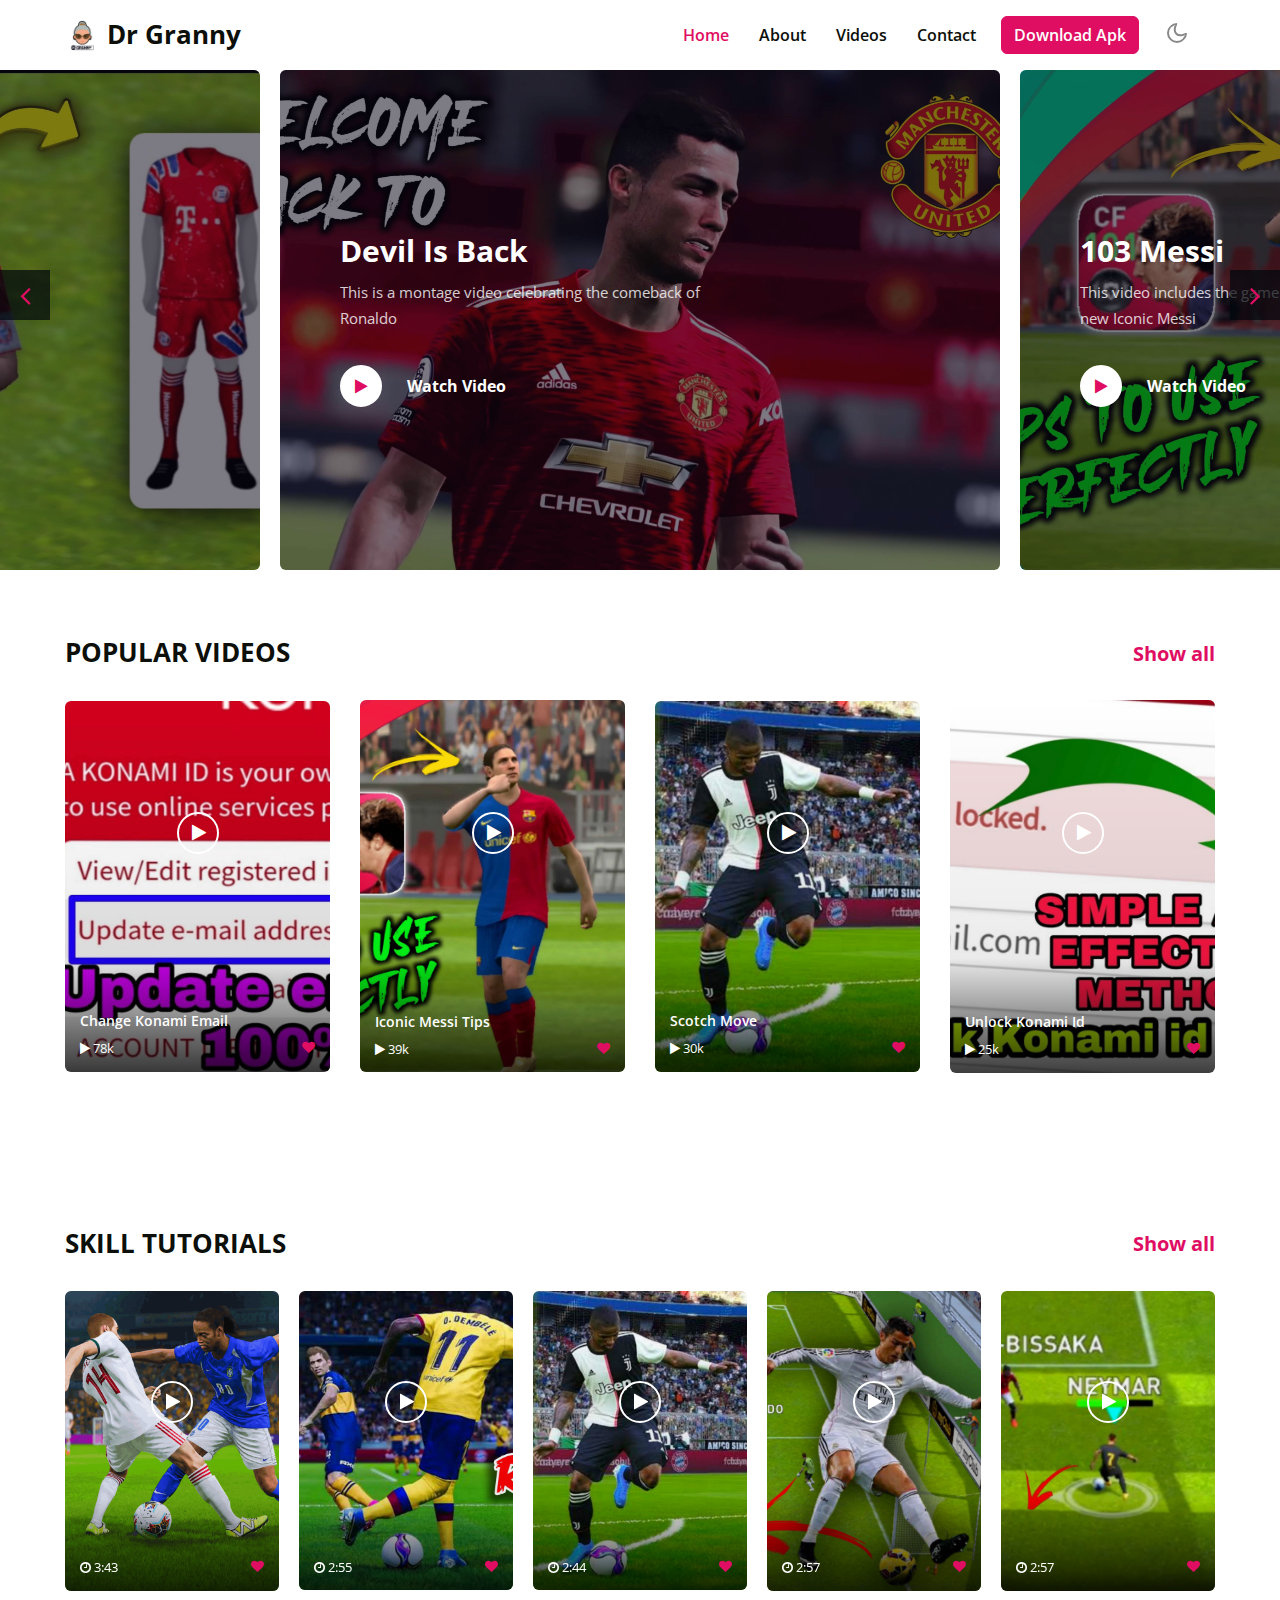
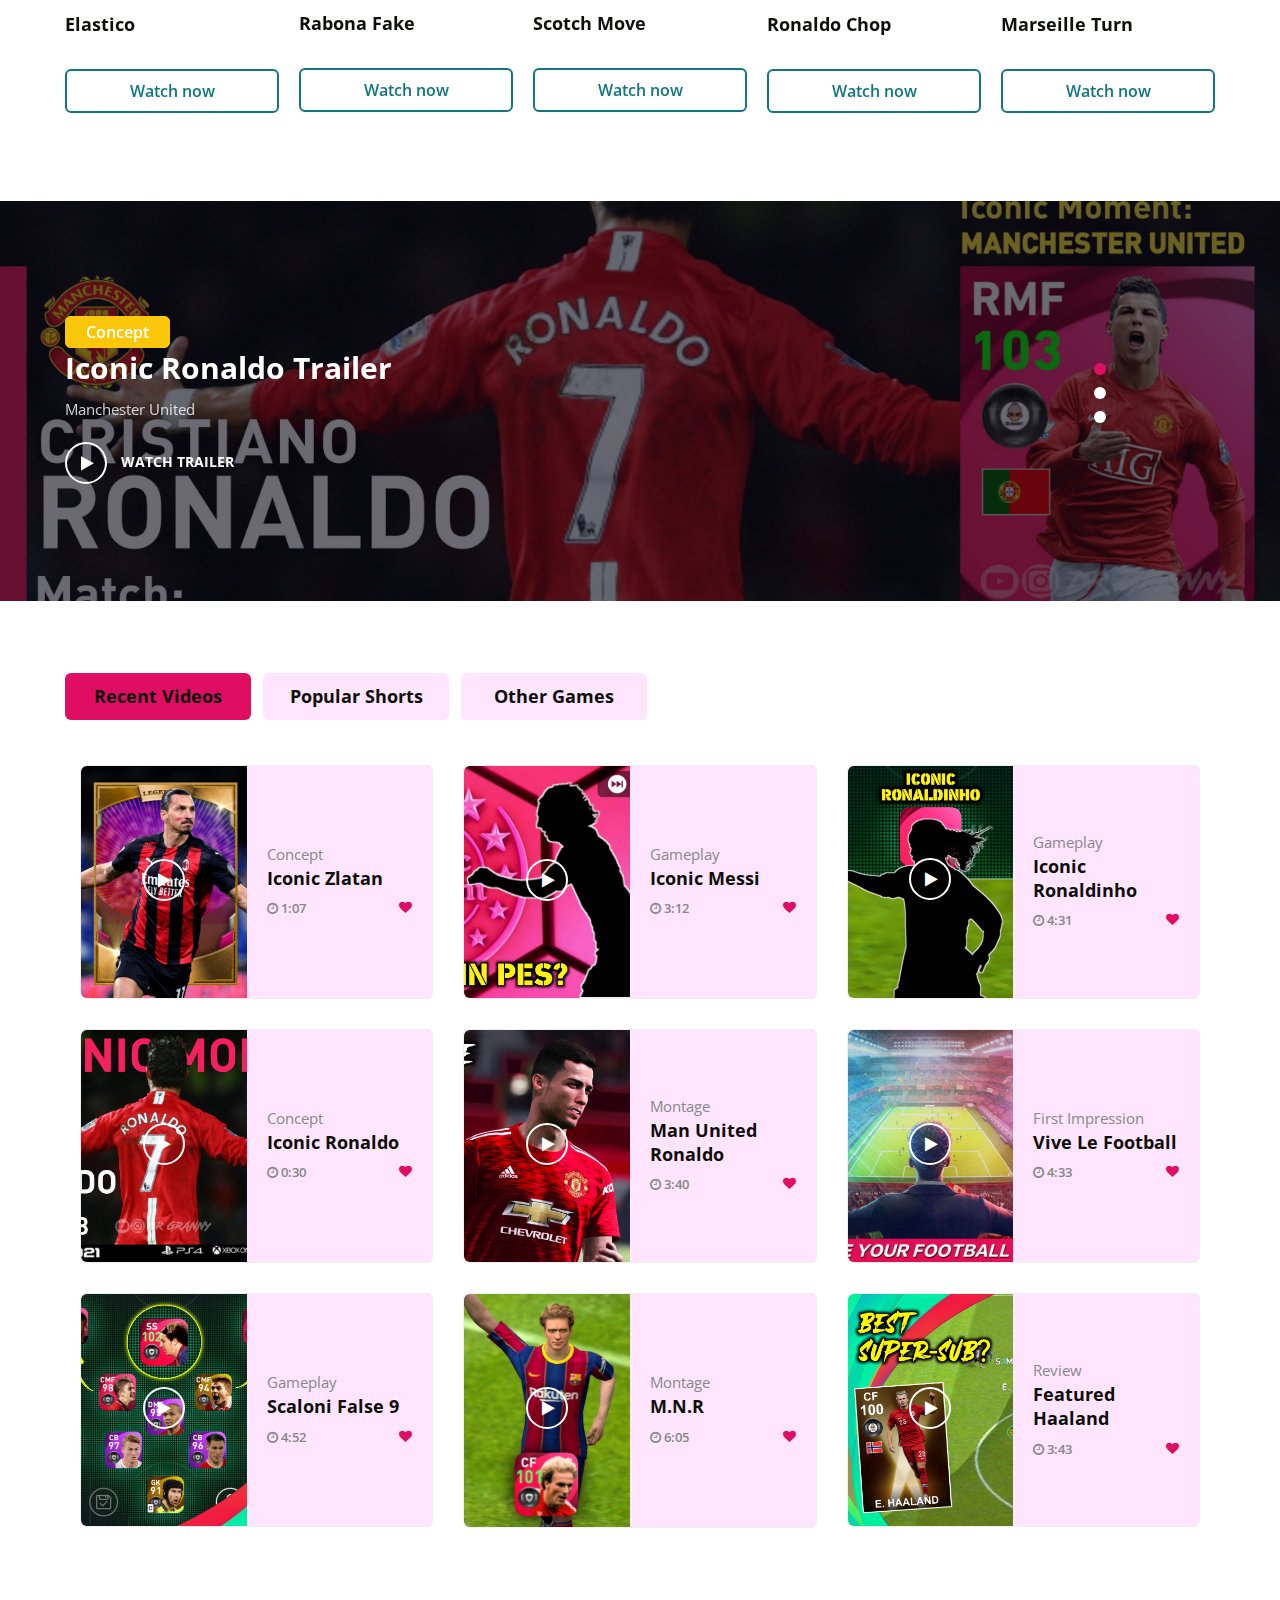
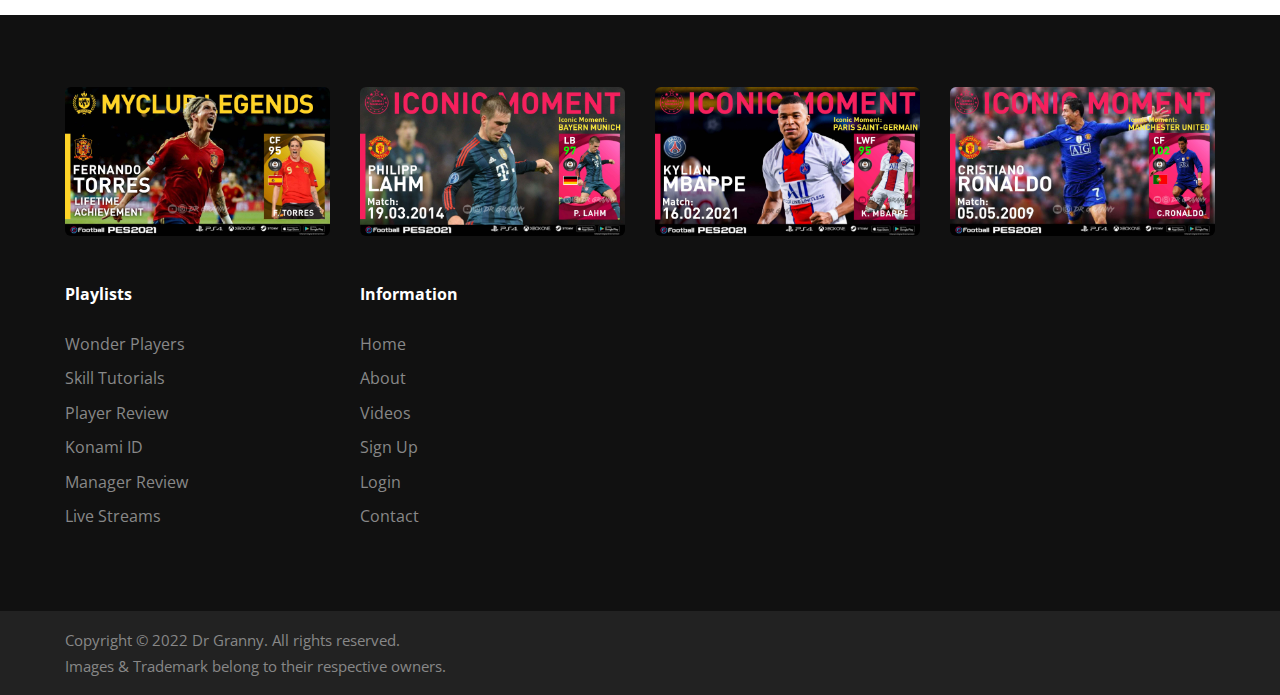
<file: index.html>
<!doctype html>
<html lang="zxx">

<head>
	<!-- Required meta tags -->
	<meta charset="utf-8">
	<meta name="viewport" content="width=device-width, initial-scale=1, shrink-to-fit=no">
	<meta name="theme-color" content="black">

	<title>DR GRANNY | HOME </title>
	<link rel="icon" href="./assets/images/icon.png" type="image/gif" sizes="16x16">
	
	<link rel="stylesheet" href="assets/css/style-liberty.css">
	
	<link href="//fonts.googleapis.com/css2?family=Open+Sans:ital,wght@0,300;0,400;0,600;0,700;1,600&display=swap"
		rel="stylesheet">

	<link rel="manifest" href="./manifest.json">
	
</head>

<body>
	<script src="./script.js"></script>
	<!-- header -->
	<header id="site-header" class="drg-header fixed-top">
		<!--/nav-->
		<nav class="navbar navbar-expand-lg navbar-light fill px-lg-0 py-0 px-3">
			<div class="container">
						<a class="navbar-brand" href="https://drgrannypes.blogspot.com">
							<img src="./assets/images/icon.png" alt="Your logo" title="Your logo" style="height:35px;" />       Dr Granny
						</a>
				<button class="navbar-toggler collapsed" type="button" data-toggle="collapse"
					data-target="#navbarSupportedContent" aria-controls="navbarSupportedContent" aria-expanded="false"
					aria-label="Toggle navigation">
					<!-- <span class="navbar-toggler-icon"></span> -->
					<span class="fa icon-expand fa-bars"></span>
					<span class="fa icon-close fa-times"></span>
				</button>

				<div class="collapse navbar-collapse" id="navbarSupportedContent">
					<ul class="navbar-nav ml-auto">
						<li class="nav-item">
							<a class="nav-link active" href="index.html">Home</a>
						</li>
						<li class="nav-item">
							<a class="nav-link" href="about.html">About</a>
						</li>
						<li class="nav-item">
							<a class="nav-link" href="genre.html">Videos</a>
						</li>
						<li class="nav-item">
							<a class="nav-link" href="contact.html">Contact</a>
						</li>
					</ul>

					
					<div class="search-right">
						<a href="assets/Dr Granny.apk" class="btn search-hny mr-lg-3 mt-lg-0 mt-4" download title="search">Download Apk</a>
					</div>


				</div>
				<!-- toggle switch for light and dark theme -->
				<div class="mobile-position">
					<nav class="navigation">
						<div class="theme-switch-wrapper">
							<label class="theme-switch" for="checkbox">
								<input type="checkbox" id="checkbox">
								<div class="mode-container">
									<i class="gg-sun"></i>
									<i class="gg-moon"></i>
								</div>
							</label>
						</div>
					</nav>
				</div>
				<!-- //toggle switch for light and dark theme -->
			</div>
		</nav>
		<!--//nav-->
	</header>
	<!-- //header -->
	<!-- main-slider -->
	<section class="drg-main-slider position-relative" id="home">
		<div class="companies20-content">
			<div class="owl-one owl-carousel owl-theme">
				<div class="item">
					<li>
						<div class="slider-info banner-view bg bg2">
							<div class="banner-info">
								<h3>Devil Is Back</h3>
								<p>This is a montage video celebrating the comeback of Ronaldo</p>
								<a href="#small-dialog1" class="popup-with-zoom-anim play-view1">
									<span class="video-play-icon">
										<span class="fa fa-play"></span>
									</span>
									<h6>Watch Video</h6>
								</a>
								<div id="small-dialog1" class="zoom-anim-dialog mfp-hide">
									<iframe width="560" height="315" src="https://www.youtube.com/embed/3yEaNXPgDmY" title="YouTube video player" frameborder="0" allow="accelerometer; autoplay; clipboard-write; encrypted-media; gyroscope; picture-in-picture" allowfullscreen></iframe>
								</div>
							</div>
						</div>
					</li>
				</div>
				<div class="item">
					<li>
						<div class="slider-info  banner-view banner-top1 bg bg2">
							<div class="banner-info">
								<h3>103 Messi</h3>
								<p>This video includes the gameplay and some tips to use new Iconic Messi</p>
								<a href="#small-dialog2" class="popup-with-zoom-anim play-view1">
									<span class="video-play-icon">
										<span class="fa fa-play"></span>
									</span>
									<h6>Watch Video</h6>
								</a>
								<div id="small-dialog2" class="zoom-anim-dialog mfp-hide">
									<iframe width="560" height="315" src="https://www.youtube.com/embed/5JcwTbS9NS0" title="YouTube video player" frameborder="0" allow="accelerometer; autoplay; clipboard-write; encrypted-media; gyroscope; picture-in-picture" allowfullscreen></iframe>
								</div>
							</div>
						</div>
					</li>
				</div>
				<div class="item">
					<li>
						<div class="slider-info banner-view banner-top2 bg bg2">
							<div class="banner-info">
								<h3>The Best CF</h3>
								<p>This is a comparison video between Legend Center Forwards in PES</p>
								<a href="#small-dialog3" class="popup-with-zoom-anim play-view1">
									<span class="video-play-icon">
										<span class="fa fa-play"></span>
									</span>
									<h6>Watch Video</h6>
								</a>
								<div id="small-dialog3" class="zoom-anim-dialog mfp-hide">
									<iframe width="560" height="315" src="https://www.youtube.com/embed/1Pcxy9AkBLY" title="YouTube video player" frameborder="0" allow="accelerometer; autoplay; clipboard-write; encrypted-media; gyroscope; picture-in-picture" allowfullscreen></iframe>
								</div>
							</div>
						</div>
					</li>
				</div>
				<div class="item">
					<li>
						<div class="slider-info banner-view banner-top3 bg bg2">
							<div class="banner-info">
								<h3>Best Jersey?</h3>
								<p>This is a Gameplay video using Bayern Munich Humanrace kit</p>
								<a href="#small-dialog4" class="popup-with-zoom-anim play-view1">
									<span class="video-play-icon">
										<span class="fa fa-play"></span>
									</span>
									<h6>Watch Video</h6>
								</a>
								<div id="small-dialog4" class="zoom-anim-dialog mfp-hide">
									<iframe width="560" height="315" src="https://www.youtube.com/embed/t6cSiidPhZc" title="YouTube video player" frameborder="0" allow="accelerometer; autoplay; clipboard-write; encrypted-media; gyroscope; picture-in-picture" allowfullscreen></iframe>
								</div>
							</div>
						</div>
					</li>
				</div>
			</div>
		</div>
	</section>
	<!-- //banner-slider-->
	<!-- main-slider -->
	<!--grids-sec1-->
	<section class="drg-grids">
		<div class="grids-main py-5">
			<div class="container py-lg-3">
				<div class="headerhny-title">
					<div class="drg-title-grids">
						<div class="headerhny-left">
							<h3 class="hny-title">Popular Videos</h3>
						</div>
						<div class="headerhny-right text-lg-right">
							<h4><a class="show-title" href="https://www.youtube.com/c/drgranny/videos?view=0&sort=p&flow=grid">Show all</a></h4>
						</div>
					</div>
				</div>
				<div class="drg-populohny-grids">
					<div class="item vhny-grid">
						<div class="box16">
							<a href="https://youtu.be/MAsUyFJRdIA">
								<figure>
									<img class="img-fluid" src="assets/images/y1.jpg" alt="">
								</figure>
								<div class="box-content">
									<h3 class="title">Change Konami Email</h3>
									<h4> <span class="post"><span class="fa fa-play"> </span>  78k

										</span>

										<span class="post fa fa-heart text-right"></span>
									</h4>
								</div>
								<span class="fa fa-play video-icon" aria-hidden="true"></span>
							</a>
						</div>
					</div>
					<div class="item vhny-grid">
						<div class="box16">
							<a href="https://youtu.be/5JcwTbS9NS0">
								<figure>
									<img class="img-fluid" src="assets/images/y2.jpg" alt="">
								</figure>
								<div class="box-content">
									<h3 class="title">Iconic Messi Tips</h3>
									<h4> <span class="post"><span class="fa fa-play"> </span>  39k

										</span>

										<span class="post fa fa-heart text-right"></span>
									</h4>
								</div>
								<span class="fa fa-play video-icon" aria-hidden="true"></span>
							</a>
						</div>
					</div>
					<div class="item vhny-grid">
						<div class="box16">
							<a href="https://youtu.be/y9B1Qv_WYJs">
								<figure>
									<img class="img-fluid" src="assets/images/n3.jpg" alt="">
								</figure>
								<div class="box-content">
									<h3 class="title">Scotch Move</h3>
									<h4> <span class="post"><span class="fa fa-play"> </span>  30k

										</span>

										<span class="post fa fa-heart text-right"></span>
									</h4>
								</div>
								<span class="fa fa-play video-icon" aria-hidden="true"></span>
							</a>
						</div>
					</div>
					<div class="item vhny-grid">
						<div class="box16">
							<a href="https://youtu.be/KOQNLiBWb40">
								<figure>
									<img class="img-fluid" src="assets/images/y4.jpg" alt="">
								</figure>
								<div class="box-content">
									<h3 class="title">Unlock Konami Id</h3>
									<h4> <span class="post"><span class="fa fa-play"> </span>  25k

										</span>

										<span class="post fa fa-heart text-right"></span>
									</h4>
								</div>
								<span class="fa fa-play video-icon" aria-hidden="true"></span>
							</a>
						</div>
					</div>
				</div>
			</div>
		</div>
	</section>
	<!--//grids-sec1-->
	<!--grids-sec2-->
	<section class="drg-grids">
		<div class="grids-main py-5">
			<div class="container py-lg-3">
				<div class="headerhny-title">
					<div class="drg-title-grids">
						<div class="headerhny-left">
							<h3 class="hny-title">Skill Tutorials</h3>
						</div>
						<div class="headerhny-right text-lg-right">
							<h4><a class="show-title" href="https://youtube.com/playlist?list=PLM3KyqeXtdA91Ni0vkJMsm4d_a8eiIwi8">Show all</a></h4>
						</div>
					</div>
				</div>
				<div class="owl-three owl-carousel owl-theme">
					<div class="item vhny-grid">
						<div class="box16 mb-0">
							<a href="https://youtu.be/cRM9RBYonXs">
								<figure>
									<img class="img-fluid" src="assets/images/n1.jpg" alt="">
								</figure>
								<div class="box-content">
									<h4> <span class="post"><span class="fa fa-clock-o"> </span> 3:43

										</span>

										<span class="post fa fa-heart text-right"></span>
									</h4>
								</div>
								<span class="fa fa-play video-icon" aria-hidden="true"></span>
							</a>
						</div>
						<h3> <a class="title-gd" href="https://youtu.be/cRM9RBYonXs">Elastico</a></h3>
						<!-- <p>Tutorial video of Elastico in PES</p> -->
						<div class="button-center text-center mt-4">
							<a href="https://youtu.be/cRM9RBYonXs" class="btn watch-button">Watch now</a>
						</div>

					</div>
					<div class="item vhny-grid">
						<div class="box16 mb-0">
							<a href="https://youtu.be/6qp0R8D3_1A">
								<figure>
									<img class="img-fluid" src="assets/images/n2.jpg" alt="">
								</figure>
								<div class="box-content">

									<h4> <span class="post"><span class="fa fa-clock-o"> </span> 2:55

										</span>

										<span class="post fa fa-heart text-right"></span>
									</h4>
								</div>
								<span class="fa fa-play video-icon" aria-hidden="true"></span>
							</a>
						</div>
						<h3> <a class="title-gd" href="https://youtu.be/6qp0R8D3_1A">Rabona Fake</a></h3>
						<!-- <p>Tutorial video of Rabona Fake in PES</p> -->
						<div class="button-center text-center mt-4">
							<a href="https://youtu.be/6qp0R8D3_1A" class="btn watch-button">Watch now</a>
						</div>
					</div>
					<div class="item vhny-grid">
						<div class="box16 mb-0">
							<a href="https://youtu.be/y9B1Qv_WYJs">
								<figure>
									<img class="img-fluid" src="assets/images/n3.jpg" alt="">
								</figure>
								<div class="box-content">

									<h4> <span class="post"><span class="fa fa-clock-o"> </span> 2:44

										</span>

										<span class="post fa fa-heart text-right"></span>
									</h4>
								</div>
								<span class="fa fa-play video-icon" aria-hidden="true"></span>
							</a>
						</div>
						<h3> <a class="title-gd" href="https://youtu.be/y9B1Qv_WYJs">Scotch Move</a></h3>
						<!-- <p>Tutorial video of Scotch Move in PES</p> -->
						<div class="button-center text-center mt-4">
							<a href="https://youtu.be/y9B1Qv_WYJs" class="btn watch-button">Watch now</a>
						</div>
					</div>
					<div class="item vhny-grid">
						<div class="box16 mb-0">
							<a href="https://youtu.be/_AvH_QLihCY">
								<figure>
									<img class="img-fluid" src="assets/images/n4.jpg" alt="">
								</figure>
								<div class="box-content">

									<h4> <span class="post"><span class="fa fa-clock-o"> </span> 2:57

										</span>

										<span class="post fa fa-heart text-right"></span>
									</h4>
								</div>
								<span class="fa fa-play video-icon" aria-hidden="true"></span>
							</a>
						</div>
						<h3> <a class="title-gd" href="https://youtu.be/_AvH_QLihCY">Ronaldo Chop</a></h3>
						<!-- <p>Tutorial video of Ronaldo Chop in PES</p> -->
						<div class="button-center text-center mt-4">
							<a href="https://youtu.be/_AvH_QLihCY" class="btn watch-button">Watch now</a>
						</div>

					</div>
					<div class="item vhny-grid">
						<div class="box16 mb-0">
							<a href="https://youtu.be/BPaCAayz-8U">
								<figure>
									<img class="img-fluid" src="assets/images/n5.jpg" alt="">
								</figure>
								<div class="box-content">

									<h4> <span class="post"><span class="fa fa-clock-o"> </span> 2:57

										</span>

										<span class="post fa fa-heart text-right"></span>
									</h4>
								</div>
								<span class="fa fa-play video-icon" aria-hidden="true"></span>
							</a>
						</div>
						<h3> <a class="title-gd" href="https://youtu.be/BPaCAayz-8U">Marseille Turn</a></h3>
						<!-- <p>Tutorial video of Marsellie Turn in PES</p> -->
						<div class="button-center text-center mt-4">
							<a href="https://youtu.be/BPaCAayz-8U" class="btn watch-button">Watch now</a>
						</div>
					</div>
					<div class="item vhny-grid">
						<div class="box16 mb-0">
							<a href="https://youtu.be/2Q6Ai3F0DJs">
								<figure>
									<img class="img-fluid" src="assets/images/n6.jpg" alt="">
								</figure>
								<div class="box-content">

									<h4> <span class="post"><span class="fa fa-clock-o"> </span> 3:01

										</span>

										<span class="post fa fa-heart text-right"></span>
									</h4>
								</div>
								<span class="fa fa-play video-icon" aria-hidden="true"></span>
							</a>
						</div>
						<h3> <a class="title-gd" href="https://youtu.be/2Q6Ai3F0DJs">Hocus Pocus</a></h3>
						<!-- <p>Tutorial video of Hocus Pocus in PES</p> -->
						<div class="button-center text-center mt-4">
							<a href="https://youtu.be/2Q6Ai3F0DJs" class="btn watch-button">Watch now</a>
						</div>
					</div>
				</div>
			</div>

		</div>
	</section>
	<!--grids-sec2-->
	<!--mid-slider -->
	<section class="drg-mid-slider position-relative">
		<div class="companies20-content">
			<div class="owl-mid owl-carousel owl-theme">
				<div class="item">
					<li>
						<div class="slider-info mid-view bg bg2">
							<div class="container">
								<div class="mid-info">
									<span class="sub-text">Concept</span>
									<h3>Iconic Ronaldo Trailer</h3>
									<p>Manchester United</p>
									<a class="watch" href="https://youtu.be/XXxZEqwo6s0"><span class="fa fa-play"
											aria-hidden="true"></span>
										Watch Trailer</a>
								</div>
							</div>
						</div>
					</li>
				</div>
				<div class="item">
					<li>
						<div class="slider-info mid-view mid-top1 bg bg2">
							<div class="container">
								<div class="mid-info">
									<span class="sub-text">Concept</span>
									<h3>Iconic Ibrahimovic Trailer</h3>
									<p>Ac Milan</p>
									<a class="watch" href="https://youtu.be/IQzaGXP5--A"><span class="fa fa-play"
											aria-hidden="true"></span>
										Watch Trailer</a>
								</div>
							</div>
						</div>
					</li>
				</div>
				<div class="item">
					<li>
						<div class="slider-info mid-view mid-top2 bg bg2">
							<div class="container">
								<div class="mid-info">
									<span class="sub-text">Tournament</span>
									<h3>Team Dr Granny Reveal</h3>
									<p>Youtubers Battle</p>
									<a class="watch" href="https://youtu.be/01RbeZN0oDs"><span class="fa fa-play"
											aria-hidden="true"></span>
										Watch Video</a>
								</div>
							</div>
						</div>
					</li>
				</div>
			</div>
		</div>
	</section>
	<!-- //mid-slider-->
	<!--/tabs-->
	<section class="drg-albums py-5" id="projects">
		<div class="container py-lg-4">
			<div class="row">
				<div class="col-lg-12 mx-auto">
					<!--Horizontal Tab-->
					<div id="parentHorizontalTab">
						<ul class="resp-tabs-list hor_1">
							<li>Recent Videos</li>
							<li>Popular Shorts</li>
							<li>Other Games</li>
							<div class="clear"></div>
						</ul>
						<div class="resp-tabs-container hor_1">
							<div class="albums-content">
								<div class="row">
									<!--/set1-->
									<div class="col-lg-4 new-relise-gd mt-lg-0 mt-0">
										<div class="slider-info">
											<div class="img-circle">
												<a href="https://youtu.be/IQzaGXP5--A">

													<img src="assets/images/r1.jpg" class="img-fluid"
														alt="author image">
													<span class="fa fa-play video-icon" aria-hidden="true"></span>
												</a>
											</div>
											<div class="message">
												<p>Concept</p>
												<a class="author-book-title" href="https://youtu.be/IQzaGXP5--A">Iconic Zlatan</a>
												<h4> <span class="post"><span class="fa fa-clock-o"> </span> 1:07

													</span>

													<span class="post fa fa-heart text-right"></span>
												</h4>
											</div>
										</div>

									</div>
									<div class="col-lg-4 new-relise-gd mt-lg-0 mt-0">
										<div class="slider-info">
											<div class="img-circle">
												<a href="https://youtu.be/N-6HkV9Uf5I"><img src="assets/images/r2.jpg" class="img-fluid"
														alt="author image">
													<span class="fa fa-play video-icon" aria-hidden="true"></span>
												</a>
											</div>
											<div class="message">
												<p>Gameplay</p>
												<a class="author-book-title" href="https://youtu.be/N-6HkV9Uf5I">Iconic Messi</a>
												<h4> <span class="post"><span class="fa fa-clock-o"> </span> 3:12

													</span>

													<span class="post fa fa-heart text-right"></span>
												</h4>
											</div>
										</div>

									</div>
									<div class="col-lg-4 new-relise-gd mt-lg-0 mt-0">
										<div class="slider-info">
											<div class="img-circle">
												<a href="https://youtu.be/57bapHSQPhc"><img src="assets/images/r3.jpg" class="img-fluid"
														alt="author image">
													<span class="fa fa-play video-icon" aria-hidden="true"></span>
												</a>
											</div>
											<div class="message">
												<p>Gameplay</p>
												<a class="author-book-title" href="https://youtu.be/57bapHSQPhc">Iconic Ronaldinho</a>
												<h4> <span class="post"><span class="fa fa-clock-o"> </span> 4:31

													</span>

													<span class="post fa fa-heart text-right"></span>
												</h4>
											</div>
										</div>

									</div>
									<!--//set1-->
									<!--/set1-->
									<div class="col-lg-4 new-relise-gd mt-lg-0 mt-0">
										<div class="slider-info">
											<div class="img-circle">
												<a href="https://youtu.be/XXxZEqwo6s0"><img src="assets/images/r4.jpg" class="img-fluid"
														alt="author image">
													<span class="fa fa-play video-icon" aria-hidden="true"></span>
												</a>
											</div>
											<div class="message">
												<p>Concept</p>
												<a class="author-book-title" href="https://youtu.be/XXxZEqwo6s0">Iconic Ronaldo</a>
												<h4> <span class="post"><span class="fa fa-clock-o"> </span> 0:30

													</span>

													<span class="post fa fa-heart text-right"></span>
												</h4>
											</div>
										</div>

									</div>
									<div class="col-lg-4 new-relise-gd mt-lg-0 mt-0">
										<div class="slider-info">
											<div class="img-circle">
												<a href="https://youtu.be/3yEaNXPgDmY"><img src="assets/images/r5.jpg" class="img-fluid"
														alt="author image">
													<span class="fa fa-play video-icon" aria-hidden="true"></span>
												</a>
											</div>
											<div class="message">
												<p>Montage</p>
												<a class="author-book-title" href="https://youtu.be/3yEaNXPgDmY">Man United Ronaldo</a>
												<h4> <span class="post"><span class="fa fa-clock-o"> </span> 3:40

													</span>

													<span class="post fa fa-heart text-right"></span>
												</h4>
											</div>
										</div>

									</div>
									<div class="col-lg-4 new-relise-gd mt-lg-0 mt-0">
										<div class="slider-info">
											<div class="img-circle">
												<a href="https://youtu.be/hZylmJYrfT8"><img src="assets/images/r6.jpg" class="img-fluid"
														alt="author image">
													<span class="fa fa-play video-icon" aria-hidden="true"></span>
												</a>
											</div>
											<div class="message">
												<p>First Impression</p>
												<a class="author-book-title" href="https://youtu.be/hZylmJYrfT8">Vive Le Football</a>
												<h4> <span class="post"><span class="fa fa-clock-o"> </span> 4:33

													</span>

													<span class="post fa fa-heart text-right"></span>
												</h4>
											</div>
										</div>

									</div>
									<!--//set1-->
									<!--/set1-->
									<div class="col-lg-4 new-relise-gd mt-lg-0 mt-0">
										<div class="slider-info">
											<div class="img-circle">
												<a href="https://youtu.be/u9VJFs208lo"><img src="assets/images/r7.jpg" class="img-fluid"
														alt="author image">
													<span class="fa fa-play video-icon" aria-hidden="true"></span>
												</a>
											</div>
											<div class="message">
												<p>Gameplay</p>
												<a class="author-book-title" href="https://youtu.be/u9VJFs208lo">Scaloni False 9</a>
												<h4> <span class="post"><span class="fa fa-clock-o"> </span> 4:52

													</span>

													<span class="post fa fa-heart text-right"></span>
												</h4>
											</div>
										</div>

									</div>
									<div class="col-lg-4 new-relise-gd mt-lg-0 mt-0">
										<div class="slider-info">
											<div class="img-circle">
												<a href="https://youtu.be/V6F5iEj_7-Y"><img src="assets/images/r8.jpg" class="img-fluid"
														alt="author image">
													<span class="fa fa-play video-icon" aria-hidden="true"></span>
												</a>
											</div>
											<div class="message">
												<p>Montage</p>
												<a class="author-book-title" href="https://youtu.be/V6F5iEj_7-Y">M.N.R</a>
												<h4> <span class="post"><span class="fa fa-clock-o"> </span> 6:05

													</span>

													<span class="post fa fa-heart text-right"></span>
												</h4>
											</div>
										</div>

									</div>
									<div class="col-lg-4 new-relise-gd mt-lg-0 mt-0">
										<div class="slider-info">
											<div class="img-circle">
												<a href="https://youtu.be/NSqxLt0oG6U"><img src="assets/images/r9.jpg" class="img-fluid"
														alt="author image">
													<span class="fa fa-play video-icon" aria-hidden="true"></span>
												</a>
											</div>
											<div class="message">
												<p>Review</p>
												<a class="author-book-title" href="https://youtu.be/NSqxLt0oG6U">Featured Haaland</a>
												<h4> <span class="post"><span class="fa fa-clock-o"> </span> 3:43

													</span>

													<span class="post fa fa-heart text-right"></span>
												</h4>
											</div>
										</div>

									</div>
									<!--//set1-->
								</div>
							</div>
							<div class="albums-content">
								<div class="row">
									<!--/set1-->
									<div class="col-lg-4 new-relise-gd mt-lg-0 mt-0">
										<div class="slider-info">
											<div class="img-circle">
												<a href="https://www.instagram.com/reel/CSMI6Xxpu1S"><img src="assets/images/s1.jpg" class="img-fluid"
														alt="author image">
													<span class="fa fa-play video-icon" aria-hidden="true"></span>
												</a>
											</div>
											<div class="message">
												<p>Gameplay</p>
												<a class="author-book-title" href="https://www.instagram.com/reel/CSMI6Xxpu1S">Beckham Mad Curve</a>
												<h4> <span class="post"><span class="fa fa-play"> </span> 609k

													</span>

													<span class="post fa fa-heart text-right"></span>
												</h4>
											</div>
										</div>

									</div>
									<div class="col-lg-4 new-relise-gd mt-lg-0 mt-0">
										<div class="slider-info">
											<div class="img-circle">
												<a href="https://www.instagram.com/reel/CXqGFcns6Jd"><img src="assets/images/s2.jpg" class="img-fluid"
														alt="author image">
													<span class="fa fa-play video-icon" aria-hidden="true"></span>
												</a>
											</div>
											<div class="message">
												<p>Gameplay</p>
												<a class="author-book-title" href="https://www.instagram.com/reel/CXqGFcns6Jd">Insane Wingplay</a>
												<h4> <span class="post"><span class="fa fa-play"> </span> 376k

													</span>

													<span class="post fa fa-heart text-right"></span>
												</h4>
											</div>
										</div>

									</div>
									<div class="col-lg-4 new-relise-gd mt-lg-0 mt-0">
										<div class="slider-info">
											<div class="img-circle">
												<a href="https://www.instagram.com/reel/CSlaEmnh4Bx"><img src="assets/images/s3.jpg" class="img-fluid"
														alt="author image">
													<span class="fa fa-play video-icon" aria-hidden="true"></span>
												</a>
											</div>
											<div class="message">
												<p>Gameplay</p>
												<a class="author-book-title" href="https://www.instagram.com/reel/CSlaEmnh4Bx">Messi Solo Goal</a>
												<h4> <span class="post"><span class="fa fa-play"> </span> 321k

													</span>

													<span class="post fa fa-heart text-right"></span>
												</h4>
											</div>
										</div>

									</div>
									<!--//set1-->
									<!--/set2-->
									<div class="col-lg-4 new-relise-gd mt-lg-0 mt-0">
										<div class="slider-info">
											<div class="img-circle">
												<a href="https://www.instagram.com/reel/CYbAfT9pdGN"><img src="assets/images/s4.jpg" class="img-fluid"
														alt="author image">
													<span class="fa fa-play video-icon" aria-hidden="true"></span>
												</a>
											</div>
											<div class="message">
												<p>Gameplay</p>
												<a class="author-book-title" href="https://www.instagram.com/reel/CYbAfT9pdGN">Unbelieveable Stop</a>
												<h4> <span class="post"><span class="fa fa-play"> </span> 439k

													</span>

													<span class="post fa fa-heart text-right"></span>
												</h4>
											</div>
										</div>

									</div>
									<div class="col-lg-4 new-relise-gd mt-lg-0 mt-0">
										<div class="slider-info">
											<div class="img-circle">
												<a href="https://www.instagram.com/reel/CV12oudI6qj"><img src="assets/images/s5.jpg" class="img-fluid"
														alt="author image">
													<span class="fa fa-play video-icon" aria-hidden="true"></span>
												</a>
											</div>
											<div class="message">
												<p>Gameplay</p>
												<a class="author-book-title" href="https://www.instagram.com/reel/CV12oudI6qj">Peter Cech</a>
												<h4> <span class="post"><span class="fa fa-play"> </span> 297k

													</span>

													<span class="post fa fa-heart text-right"></span>
												</h4>
											</div>
										</div>

									</div>
									<div class="col-lg-4 new-relise-gd mt-lg-0 mt-0">
										<div class="slider-info">
											<div class="img-circle">
												<a href="https://www.instagram.com/reel/CZbR5LHJ1w3"><img src="assets/images/s6.jpg" class="img-fluid"
														alt="author image">
													<span class="fa fa-play video-icon" aria-hidden="true"></span>
												</a>
											</div>
											<div class="message">
												<p>Gameplay</p>
												<a class="author-book-title" href="https://www.instagram.com/reel/CZbR5LHJ1w3">Foden Solo Goal</a>
												<h4> <span class="post"><span class="fa fa-play"> </span> 296k

													</span>

													<span class="post fa fa-heart text-right"></span>
												</h4>
											</div>
										</div>

									</div>
									<!--//set2-->
								</div>
							</div>
							<div class="albums-content">
								<div class="row">
									<!--/set3-->
									<div class="col-lg-4 new-relise-gd mt-lg-0 mt-0">
										<div class="slider-info">
											<div class="img-circle">
												<a href="https://youtu.be/hZylmJYrfT8"><img src="assets/images/o1.jpg" class="img-fluid"
														alt="author image">
													<span class="fa fa-play video-icon" aria-hidden="true"></span>
												</a>
											</div>
											<div class="message">
												<p>Game Review</p>
												<a class="author-book-title" href="https://youtu.be/hZylmJYrfT8">Vive Le Football</a>
												<h4> <span class="post"><span class="fa fa-clock-o"> </span> 4:33

													</span>

													<span class="post fa fa-heart text-right"></span>
												</h4>
											</div>
										</div>

									</div>
									<div class="col-lg-4 new-relise-gd mt-lg-0 mt-0">
										<div class="slider-info">
											<div class="img-circle">
												<a href="https://youtu.be/k6PDA7JiGY8"><img src="assets/images/o2.jpg" class="img-fluid"
														alt="author image">
													<span class="fa fa-play video-icon" aria-hidden="true"></span>
												</a>
											</div>
											<div class="message">
												<p>Pack Opening</p>
												<a class="author-book-title" href="https://youtu.be/k6PDA7JiGY8">VLF Pack Opening</a>
												<h4> <span class="post"><span class="fa fa-clock-o"> </span> 6:18

													</span>

													<span class="post fa fa-heart text-right"></span>
												</h4>
											</div>
										</div>

									</div>
									<div class="col-lg-4 new-relise-gd mt-lg-0 mt-0">
										<div class="slider-info">
											<div class="img-circle">
												<a href="https://youtu.be/lYSOMe1XLdQ"><img src="assets/images/o3.jpg" class="img-fluid"
														alt="author image">
													<span class="fa fa-play video-icon" aria-hidden="true"></span>
												</a>
											</div>
											<div class="message">
												<p>Gamew Review</p>
												<a class="author-book-title" href="https://youtu.be/lYSOMe1XLdQ">VLF First Impression</a>
												<h4> <span class="post"><span class="fa fa-clock-o"> </span> 12:16

													</span>

													<span class="post fa fa-heart text-right"></span>
												</h4>
											</div>
										</div>

									</div>
									<!--//set3-->
									<!--/set3-->
									<div class="col-lg-4 new-relise-gd mt-lg-0 mt-0">
										<div class="slider-info">
											<div class="img-circle">
												<a href="https://youtu.be/JBY5L17j_Iw"><img src="assets/images/o4.jpg" class="img-fluid"
														alt="author image">
													<span class="fa fa-play video-icon" aria-hidden="true"></span>
												</a>
											</div>
											<div class="message">
												<p>Game Review</p>
												<a class="author-book-title" href="https://youtu.be/JBY5L17j_Iw">PES Chinese Review</a>
												<h4> <span class="post"><span class="fa fa-clock-o"> </span> 4:02

													</span>

													<span class="post fa fa-heart text-right"></span>
												</h4>
											</div>
										</div>

									</div>
									<div class="col-lg-4 new-relise-gd mt-lg-0 mt-0">
										<div class="slider-info">
											<div class="img-circle">
												<a href="https://youtu.be/pk2KUMP9w_I"><img src="assets/images/o5.jpg" class="img-fluid"
														alt="author image">
													<span class="fa fa-play video-icon" aria-hidden="true"></span>
												</a>
											</div>
											<div class="message">
												<p>Game Comparison</p>
												<a class="author-book-title" href="https://youtu.be/pk2KUMP9w_I">PES21 vs FIFA21</a>
												<h4> <span class="post"><span class="fa fa-clock-o"> </span> 6:41

													</span>

													<span class="post fa fa-heart text-right"></span>
												</h4>
											</div>
										</div>

									</div>
									<div class="col-lg-4 new-relise-gd mt-lg-0 mt-0">
										<div class="slider-info">
											<div class="img-circle">
												<a href="https://youtu.be/e3mGxpttqjY"><img src="assets/images/o6.jpg" class="img-fluid"
														alt="author image">
													<span class="fa fa-play video-icon" aria-hidden="true"></span>
												</a>
											</div>
											<div class="message">
												<p>Game Review</p>
												<a class="author-book-title" href="https://youtu.be/e3mGxpttqjY">FIFA Mobile Review</a>
												<h4> <span class="post"><span class="fa fa-clock-o"> </span> 4:00

													</span>

													<span class="post fa fa-heart text-right"></span>
												</h4>
											</div>
										</div>

									</div>
									<!--//set3-->
								</div>
							</div>
						</div>
					</div>
				</div>
			</div>
		</div>
	</section>
	<!-- //tabs-->
	<!-- footer-66 -->
	<footer class="drg-footer">
		<section class="footer-inner-main">
			<div class="footer-hny-grids py-5">
				<div class="container py-lg-4">
					<div class="text-txt">
						<div class="right-side">
							<div class="row footer-about">
								<div class="col-md-3 col-6 footer-img mb-lg-0 mb-4">
									<a href="https://www.instagram.com/p/COkF6uGg0KV"><img class="img-fluid" src="assets/images/f1.jpg"
											alt=""></a>
								</div>
								<div class="col-md-3 col-6 footer-img mb-lg-0 mb-4">
									<a href="https://www.instagram.com/p/CPnDMFOgo-H"><img class="img-fluid" src="assets/images/f2.jpg"
											alt=""></a>
								</div>
								<div class="col-md-3 col-6 footer-img mb-lg-0 mb-4">
									<a href="https://www.instagram.com/p/CLdjC62gotg"><img class="img-fluid" src="assets/images/f3.jpg"
											alt=""></a>
								</div>
								<div class="col-md-3 col-6 footer-img mb-lg-0 mb-4">
									<a href="https://www.instagram.com/p/CMmBHFTgnzM"><img class="img-fluid" src="assets/images/f4.jpg"
											alt=""></a>
								</div>
							</div>
							<div class="row footer-links">
	
	
								<div class="col-md-3 col-sm-6 col-6 sub-two-right mt-5">
									<h6>Playlists</h6>
									<ul>
										<li><a href="https://youtube.com/playlist?list=PLM3KyqeXtdA9VzqqarMUSbBFFzthiV7WG">Wonder Players</a></li>
										<li><a href="https://youtube.com/playlist?list=PLM3KyqeXtdA91Ni0vkJMsm4d_a8eiIwi8">Skill Tutorials</a></li>
										<li><a href="https://youtube.com/playlist?list=PLM3KyqeXtdA-VLFGrYYyUm0letv3Uaz0V">Player Review</a></li>
										<li><a href="https://youtube.com/playlist?list=PLM3KyqeXtdA8CqwNsn459JWdrkn3uQxPY">Konami ID</a></li>
										<li><a href="https://youtube.com/playlist?list=PLM3KyqeXtdA9IFoUV41Q5oIJibnI4T2Iw">Manager Review</a></li>
										<li><a href="https://youtube.com/playlist?list=PLM3KyqeXtdA978ELZOFhBbjJsWWhHVd_d">Live Streams</a></li>
									</ul>
								</div>
								<div class="col-md-3 col-sm-6 col-6 sub-two-right mt-5">
									<h6>Information</h6>
									<ul>
										<li><a href="index.html">Home</a> </li>
										<li><a href="about.html">About</a> </li>
										<li><a href="genre.html">Videos</a> </li>
										<li><a href="signup.html">Sign Up</a> </li>
										<li><a href="login.html">Login</a></li>
										<li><a href="contact.html">Contact</a></li>
									</ul>
								</div>
							</div>
						</div>
					</div>
				</div>
			</div>
			<div class="below-section">
				<div class="container">
					<div class="copyright-footer">
						<div class="columns text-lg-left">
							<p>Copyright &copy; 2022 Dr Granny. All rights reserved.<br>Images & Trademark belong to their respective owners.</p>
						</div>
					</div>
				</div>
			</div>
			<!-- copyright -->
			<!-- move top -->
			<button onclick="topFunction()" id="movetop" title="Go to top">
				<span class="fa fa-arrow-up" aria-hidden="true"></span>
			</button>
			<script>
				// When the user scrolls down 20px from the top of the document, show the button
				window.onscroll = function () {
					scrollFunction()
				};

				function scrollFunction() {
					if (document.body.scrollTop > 20 || document.documentElement.scrollTop > 20) {
						document.getElementById("movetop").style.display = "block";
					} else {
						document.getElementById("movetop").style.display = "none";
					}
				}

				// When the user clicks on the button, scroll to the top of the document
				function topFunction() {
					document.body.scrollTop = 0;
					document.documentElement.scrollTop = 0;
				}
			</script>
			<!-- /move top -->

		</section>
	</footer>
	<!--//footer-66 -->
	
</body>

</html>
<!-- responsive tabs -->
<script src="assets/js/jquery-1.9.1.min.js"></script>
  <script src="assets/js/easyResponsiveTabs.js"></script>
  <script type="text/javascript">
    $(document).ready(function () {
      //Horizontal Tab
      $('#parentHorizontalTab').easyResponsiveTabs({
        type: 'default', //Types: default, vertical, accordion
        width: 'auto', //auto or any width like 600px
        fit: true, // 100% fit in a container
        tabidentify: 'hor_1', // The tab groups identifier
        activate: function (event) { // Callback function if tab is switched
          var $tab = $(this);
          var $info = $('#nested-tabInfo');
          var $name = $('span', $info);
          $name.text($tab.text());
          $info.show();
        }
      });
    });
  </script>  
<!-- //responsive tabs -->
<!--/theme-change-->
<script src="assets/js/theme-change.js"></script>
<!-- //theme-change-->
<script src="assets/js/owl.carousel.js"></script>
<!-- script for banner slider-->
<script>
	$(document).ready(function () {
		$('.owl-one').owlCarousel({
			stagePadding:280,
			loop: true,
			margin: 20,
			nav: true,
			responsiveClass: true,
			autoplay: true,
			autoplayTimeout: 5000,
			autoplaySpeed: 1000,
			autoplayHoverPause: false,
			responsive: {
				0: {
					items: 1,
					stagePadding:40,
					nav: false
				},
				480: {
					items: 1,
					stagePadding:60,
					nav: true
				},
				667: {
					items: 1,
					stagePadding:80,
					nav: true
				},
				1000: {
					items: 1,
					nav: true
				}
			}
		})
	})
</script>
<!-- //script -->
<script>
	$(document).ready(function () {
		$('.owl-three').owlCarousel({
			loop: true,
			margin: 20,
			nav: false,
			responsiveClass: true,
			autoplay: true,
			autoplayTimeout: 5000,
			autoplaySpeed: 1000,
			autoplayHoverPause: false,
			responsive: {
				0: {
					items: 2,
					nav: false
				},
				480: {
					items: 2,
					nav: true
				},
				667: {
					items: 3,
					nav: true
				},
				1000: {
					items: 5,
					nav: true
				}
			}
		})
	})
</script>
<!-- //script -->
<!-- /mid-script -->
<script>
	$(document).ready(function () {
		$('.owl-mid').owlCarousel({
			loop: true,
			margin: 0,
			nav: false,
			responsiveClass: true,
			autoplay: true,
			autoplayTimeout: 5000,
			autoplaySpeed: 1000,
			autoplayHoverPause: false,
			responsive: {
				0: {
					items: 1,
					nav: false
				},
				480: {
					items: 1,
					nav: false
				},
				667: {
					items: 1,
					nav: true
				},
				1000: {
					items: 1,
					nav: true
				}
			}
		})
	})
</script>
<!-- //mid-script -->

<!-- script for owlcarousel -->
<!-- Template JavaScript -->
<script src="assets/js/jquery.magnific-popup.min.js"></script>
<script>
	$(document).ready(function () {
		$('.popup-with-zoom-anim').magnificPopup({
			type: 'inline',

			fixedContentPos: false,
			fixedBgPos: true,

			overflowY: 'auto',

			closeBtnInside: true,
			preloader: false,

			midClick: true,
			removalDelay: 300,
			mainClass: 'my-mfp-zoom-in'
		});

		$('.popup-with-move-anim').magnificPopup({
			type: 'inline',

			fixedContentPos: false,
			fixedBgPos: true,

			overflowY: 'auto',

			closeBtnInside: true,
			preloader: false,

			midClick: true,
			removalDelay: 300,
			mainClass: 'my-mfp-slide-bottom'
		});
	});
</script>
<!--//-->
<!-- disable body scroll which navbar is in active -->
<script>
	$(function () {
		$('.navbar-toggler').click(function () {
			$('body').toggleClass('noscroll');
		})
	});
</script>
<!-- disable body scroll which navbar is in active -->

<!--/MENU-JS-->
<script>
	$(window).on("scroll", function () {
		var scroll = $(window).scrollTop();

		if (scroll >= 80) {
			$("#site-header").addClass("nav-fixed");
		} else {
			$("#site-header").removeClass("nav-fixed");
		}
	});

	//Main navigation Active Class Add Remove
	$(".navbar-toggler").on("click", function () {
		$("header").toggleClass("active");
	});
	$(document).on("ready", function () {
		if ($(window).width() > 991) {
			$("header").removeClass("active");
		}
		$(window).on("resize", function () {
			if ($(window).width() > 991) {
				$("header").removeClass("active");
			}
		});
	});
</script>
<!--//MENU-JS-->

<script src="assets/js/bootstrap.min.js"></script>
</file>
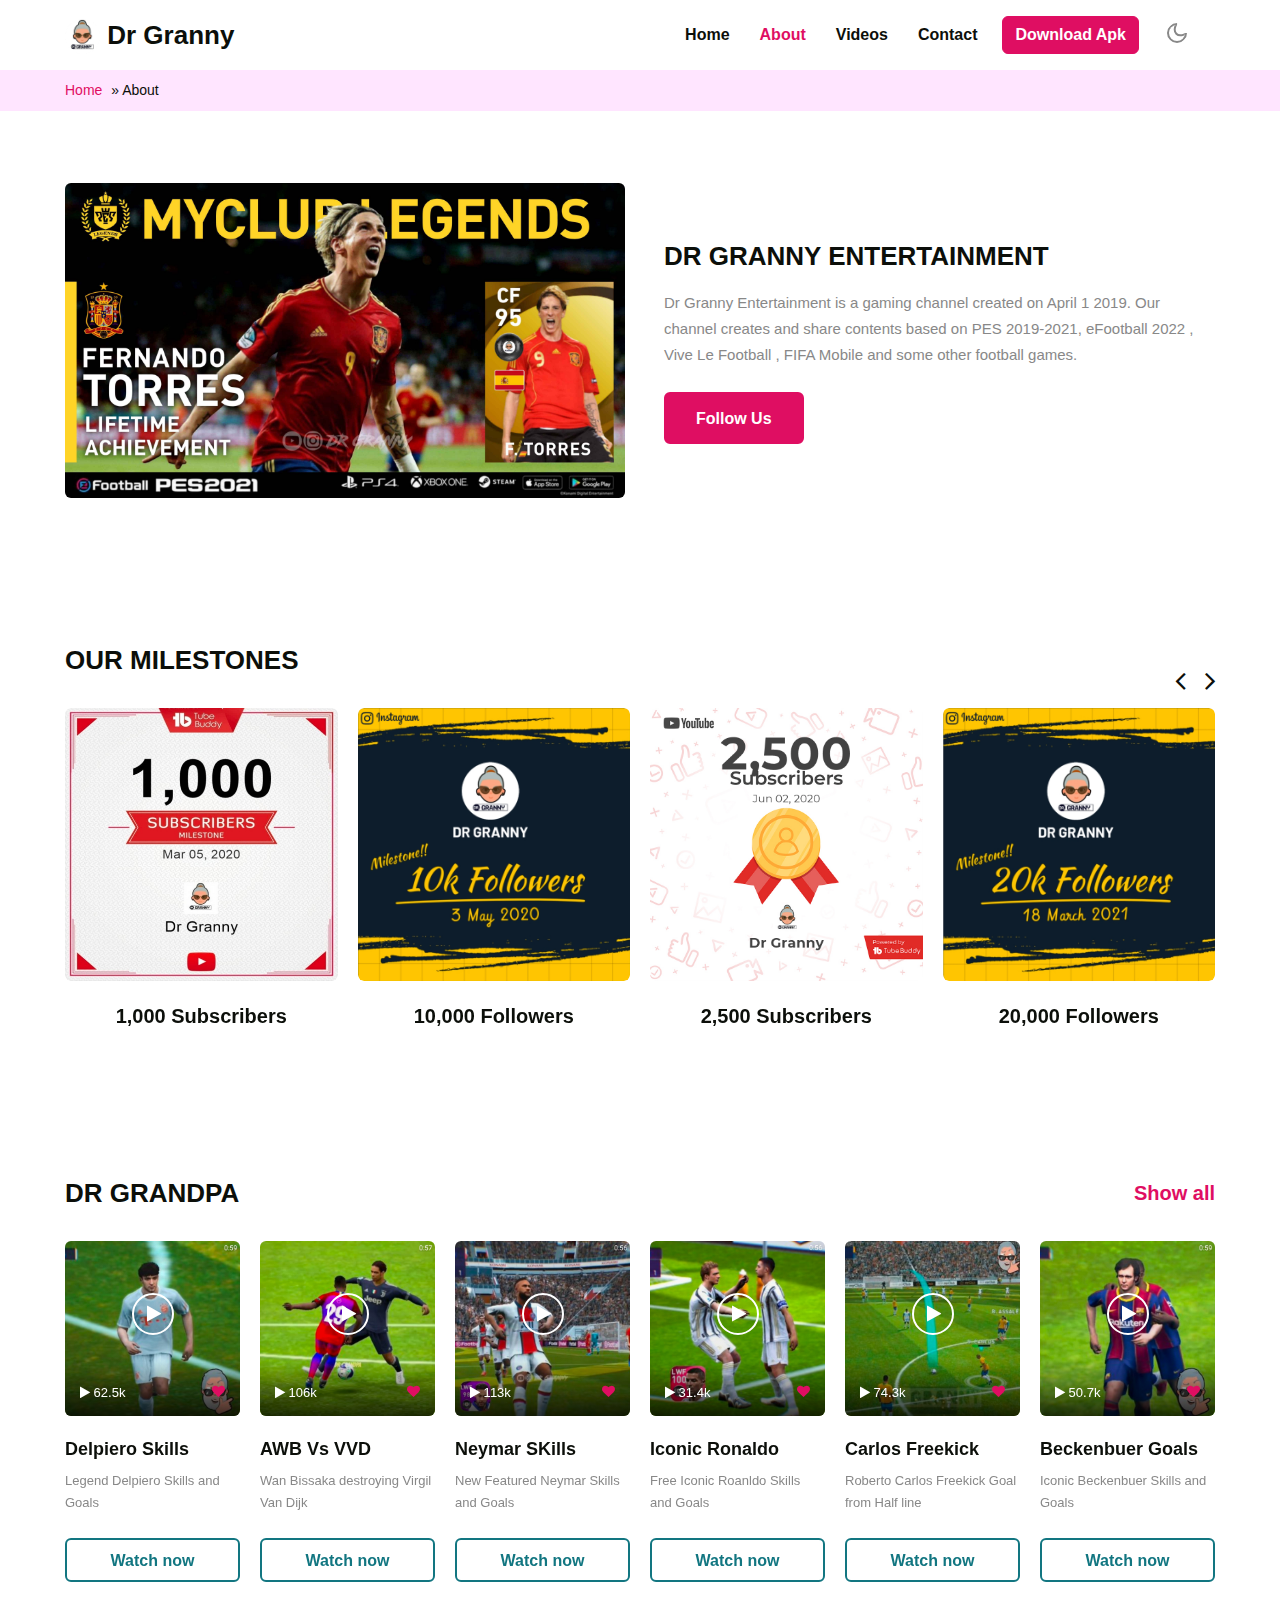
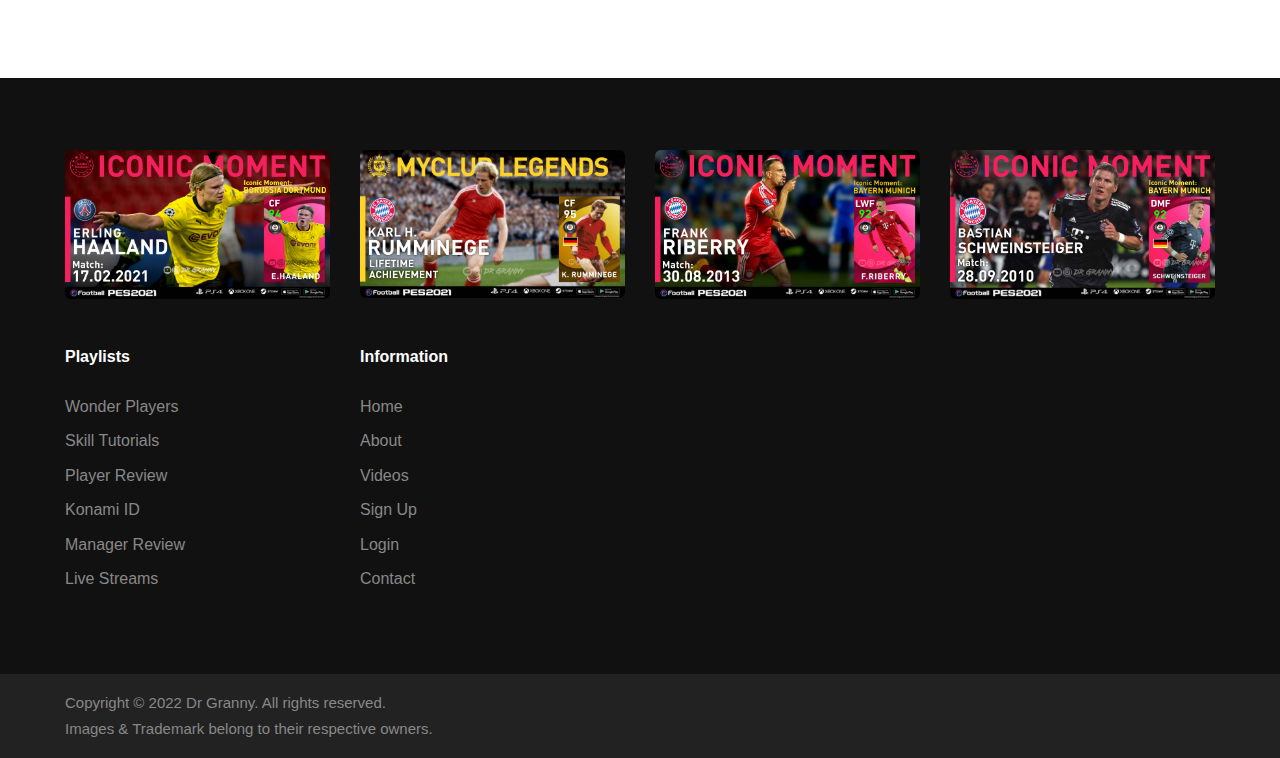
<file: about.html>
<!doctype html>
<html lang="zxx">

<head>
	<!-- Required meta tags -->
	<meta charset="utf-8">
	<meta name="viewport" content="width=device-width, initial-scale=1, shrink-to-fit=no">
	<title>DR GRANNY | ABOUT</title>
	<link rel="icon" href="./assets/images/icon.png" type="image/gif" sizes="16x16">

	<link rel="stylesheet" href="assets/css/style-liberty.css">
	<!-- Template CSS -->
	<link href="//fonts.googleapis.com/css2?family=Open+Sans:ital,wght@0,300;0,400;0,600;0,700;1,600&display=swap"
		rel="stylesheet">
	<!-- Template CSS -->
</head>

<body>
		<!-- header -->
		<header id="site-header" class="drg-header fixed-top" >
			<!--/nav-->
			<nav class="navbar navbar-expand-lg navbar-light fill px-lg-0 py-0 px-3">
				<div class="container">
					<!-- <h1><a class="navbar-brand" href="index.html"><span class="fa fa-play icon-log" aria-hidden="true"></span>
						ProShowz </a></h1> -->
						<a class="navbar-brand" href="https://drgrannypes.blogspot.com">
							<img src="./assets/images/icon.png" alt="Your logo" title="Your logo" style="height:35px;" />       Dr Granny
						</a>
					<button class="navbar-toggler collapsed" type="button" data-toggle="collapse"
						data-target="#navbarSupportedContent" aria-controls="navbarSupportedContent" aria-expanded="false"
						aria-label="Toggle navigation">
						<!-- <span class="navbar-toggler-icon"></span> -->
						<span class="fa icon-expand fa-bars"></span>
						<span class="fa icon-close fa-times"></span>
					</button>
	
					<div class="collapse navbar-collapse" id="navbarSupportedContent">
						<ul class="navbar-nav ml-auto">
							<li class="nav-item">
								<a class="nav-link" href="index.html">Home</a>
							</li>
							<li class="nav-item">
								<a class="nav-link active" href="about.html">About</a>
							</li>
							<li class="nav-item">
								<a class="nav-link" href="genre.html">Videos</a>
							</li>
							<li class="nav-item">
								<a class="nav-link" href="contact.html">Contact</a>
							</li>
						</ul>
						
						<div class="search-right">
							<a href="assets/Dr Granny.apk" class="btn search-hny mr-lg-3 mt-lg-0 mt-4" download title="search">Download Apk</a>
						</div>
	
	
					</div>
					<!-- toggle switch for light and dark theme -->
					<div class="mobile-position">
						<nav class="navigation">
							<div class="theme-switch-wrapper">
								<label class="theme-switch" for="checkbox">
									<input type="checkbox" id="checkbox">
									<div class="mode-container">
										<i class="gg-sun"></i>
										<i class="gg-moon"></i>
									</div>
								</label>
							</div>
						</nav>
					</div>
					<!-- //toggle switch for light and dark theme -->
				</div>
			</nav>
			<!--//nav-->
		</header>
		<!-- //header -->
	<!--/breadcrumbs -->
	<div class="drg-breadcrumbs">
		<nav id="breadcrumbs" class="breadcrumbs">
			<div class="container page-wrapper">
			<a href="index.html">Home</a> » <span class="breadcrumb_last" aria-current="page">About</span>
			</div>
		</nav>
	</div>
 <!--//breadcrumbs -->
	<!-- /about-->
	<div class="drg-ab-grids py-5">
		<div class="container py-lg-4">
			<div class="row ab-grids-sec align-items-center">
				<div class="col-lg-6 ab-right">
					<img class="img-fluid" src="assets/images/f1.jpg">
				</div>
				<div class="col-lg-6 ab-left pl-lg-4 mt-lg-0 mt-5">
					<h3 class="hny-title">Dr Granny Entertainment</h3>
					<p class="mt-3">Dr Granny Entertainment is a gaming channel created on April 1 2019.
						 Our channel creates and share contents based on PES 2019-2021, eFootball 2022 , Vive Le Football , FIFA Mobile and some other football games.
					</p>
					<div class="ready-more mt-4">
						<a href="https://instagram.com/drgrannyy" class="btn reader-button">Follow Us<span aria-hidden="true"></span></a>
					</div>
				</div>
			</div>
		</div>
	</div>
	<!-- //about-->
		<!--grids-sec1-->
		<section class="drg-team" id="team">
			<div class="grids-main py-5">
				<div class="container py-lg-4">
					<div class="headerhny-title">
						<h3 class="hny-title">Our Milestones</h3>
					</div>
					<div class="owl-team owl-carousel owl-theme">
						<div class="item vhny-grid">
							<div class="d-grid team-info">
								<div class="column position-relative">
									<a href="#url"><img src="assets/images/a1.jpg" alt="" class="img-fluid rounded team-image" /></a>
								</div>
								<div class="column text-center">
									<h3 class="name-pos"><a href="#url">1,000 Subscribers</a></h3>
									
									<!-- <div class="social">
										<a href="#youtube" class="youtube"><span class="fa fa-youtube" aria-hidden="true"></span></a>
										<a href="#instagram" class="instagram"><span class="fa fa-instagram" aria-hidden="true"></span></a>
										<a href="#facebook" class="facebook"><span class="fa fa-facebook" aria-hidden="true"></span></a>
									</div> -->
								</div>
							</div>
	
						</div>
						<div class="item vhny-grid">
							<div class="box16">
								<div class="d-grid team-info">
									<div class="column position-relative">
										<a href="#url"><img src="assets/images/a2.jpg" alt="" class="img-fluid rounded team-image" /></a>
									</div>
									<div class="column text-center">
										<h3 class="name-pos"><a href="#url">10,000 Followers</a></h3>
										
										<!-- <div class="social">
											<a href="#youtube" class="youtube"><span class="fa fa-youtube" aria-hidden="true"></span></a>
											<a href="#instagram" class="instagram"><span class="fa fa-instagram" aria-hidden="true"></span></a>
											<a href="#facebook" class="facebook"><span class="fa fa-facebook" aria-hidden="true"></span></a>
										</div> -->
									</div>
								</div>
							</div>
	
						</div>
						<div class="item vhny-grid">
							<div class="box16">
								<div class="d-grid team-info">
									<div class="column position-relative">
										<a href="#url"><img src="assets/images/a3.jpg" alt="" class="img-fluid rounded team-image" /></a>
									</div>
									<div class="column text-center">
										<h3 class="name-pos"><a href="#url">2,500 Subscribers</a></h3>
										
										<!-- <div class="social">
											<a href="#youtube" class="youtube"><span class="fa fa-youtube" aria-hidden="true"></span></a>
											<a href="#instagram" class="instagram"><span class="fa fa-instagram" aria-hidden="true"></span></a>
											<a href="#facebook" class="facebook"><span class="fa fa-facebook" aria-hidden="true"></span></a>
										</div> -->
									</div>
								</div>
							</div>
	
						</div>
						<div class="item vhny-grid">
							<div class="box16">
								<div class="d-grid team-info">
									<div class="column position-relative">
										<a href="#url"><img src="assets/images/a4.jpg" alt="" class="img-fluid rounded team-image" /></a>
									</div>
									<div class="column text-center">
										<h3 class="name-pos"><a href="#url">20,000 Followers</a></h3>
									
										<!-- <div class="social">
											<a href="#youtube" class="youtube"><span class="fa fa-youtube" aria-hidden="true"></span></a>
											<a href="#instagram" class="instagram"><span class="fa fa-instagram" aria-hidden="true"></span></a>
											<a href="#facebook" class="facebook"><span class="fa fa-facebook" aria-hidden="true"></span></a>
										</div> -->
									</div>
								</div>
							</div>
	
						</div>
						<div class="item vhny-grid">
							<div class="box16">
								<div class="d-grid team-info">
									<div class="column position-relative">
										<a href="#url"><img src="assets/images/a5.jpg" alt="" class="img-fluid rounded team-image" /></a>
									</div>
									<div class="column text-center">
										<h3 class="name-pos"><a href="#url">5,000 Subscribers</a></h3>
										
										<!-- <div class="social">
											<a href="#youtube" class="youtube"><span class="fa fa-youtube" aria-hidden="true"></span></a>
											<a href="#instagram" class="instagram"><span class="fa fa-instagram" aria-hidden="true"></span></a>
											<a href="#facebook" class="facebook"><span class="fa fa-facebook" aria-hidden="true"></span></a>
										</div> -->
									</div>
								</div>
							</div>
	
						</div>
						<div class="item vhny-grid">
							<div class="box16">
								<div class="d-grid team-info">
									<div class="column position-relative">
										<a href="#url"><img src="assets/images/a6.jpg" alt="" class="img-fluid rounded team-image" /></a>
									</div>
									<div class="column text-center">
										<h3 class="name-pos"><a href="#url">25,000 Followers</a></h3>
										
										<!-- <div class="social">
											<a href="#youtube" class="youtube"><span class="fa fa-youtube" aria-hidden="true"></span></a>
											<a href="#instagram" class="instagram"><span class="fa fa-instagram" aria-hidden="true"></span></a>
											<a href="#facebook" class="facebook"><span class="fa fa-facebook" aria-hidden="true"></span></a>
										</div> -->
									</div>
								</div>
							</div>
	
						</div>
					</div>
				</div>
			</div>
		</section>
		<!--//grids-sec1-->
	
		<!--grids-sec2-->
		<section class="drg-grids">
			<div class="grids-main py-5">
				<div class="container py-lg-4">
					<div class="headerhny-title">
						<div class="drg-title-grids">
							<div class="headerhny-left">
								<h3 class="hny-title">Dr Grandpa</h3>
							</div>
							<div class="headerhny-right text-lg-right">
								<h4><a class="show-title" href="https://www.instagram.com/drgrandpaa/channel/">Show all</a></h4>
							</div>
						</div>
					</div>
					<div class="owl-three owl-carousel owl-theme">
						<div class="item vhny-grid">
							<div class="box16">
								<a href="https://www.instagram.com/p/CPDXHoOgK_n">
									<figure>
										<img class="img-fluid" src="assets/images/v1.jpg" alt="">
									</figure>
									<div class="box-content">
										<h4> <span class="post"><span class="fa fa-play"> </span> 62.5k
	
											</span>
	
											<span class="post fa fa-heart text-right"></span>
										</h4>
									</div>
									<span class="fa fa-play video-icon" aria-hidden="true"></span>
								</a>
							</div>
							<h3> <a class="title-gd" href="https://www.instagram.com/p/CPDXHoOgK_n">Delpiero Skills</a></h3>
							<p>Legend Delpiero Skills and Goals</p>
							<div class="button-center text-center mt-4">
								<a href="https://www.instagram.com/p/CPDXHoOgK_n" class="btn watch-button">Watch now</a>
							</div>
	
						</div>
						<div class="item vhny-grid">
							<div class="box16">
								<a href="https://www.instagram.com/p/CRtURX7F52I">
									<figure>
										<img class="img-fluid" src="assets/images/v2.jpg" alt="">
									</figure>
									<div class="box-content">
	
										<h4> <span class="post"><span class="fa fa-play"> </span> 106k
	
											</span>
	
											<span class="post fa fa-heart text-right"></span>
										</h4>
									</div>
									<span class="fa fa-play video-icon" aria-hidden="true"></span>
								</a>
							</div>
							<h3> <a class="title-gd" href="https://www.instagram.com/p/CRtURX7F52I">AWB vs VVD</a></h3>
							<p>Wan Bissaka destroying Virgil Van Dijk</p>
							<div class="button-center text-center mt-4">
								<a href="https://www.instagram.com/p/CRtURX7F52I" class="btn watch-button">Watch now</a>
							</div>
						</div>
						<div class="item vhny-grid">
							<div class="box16">
								<a href="https://www.instagram.com/p/COAivpZAYUL">
									<figure>
										<img class="img-fluid" src="assets/images/v3.jpg" alt="">
									</figure>
									<div class="box-content">
	
										<h4> <span class="post"><span class="fa fa-play"> </span> 113k
	
											</span>
	
											<span class="post fa fa-heart text-right"></span>
										</h4>
									</div>
									<span class="fa fa-play video-icon" aria-hidden="true"></span>
								</a>
							</div>
							<h3> <a class="title-gd" href="https://www.instagram.com/p/COAivpZAYUL">Neymar SKills </a></h3>
							<p>New Featured Neymar Skills and Goals</p>
							<div class="button-center text-center mt-4">
								<a href="https://www.instagram.com/p/COAivpZAYUL" class="btn watch-button">Watch now</a>
							</div>
						</div>
						<div class="item vhny-grid">
							<div class="box16">
								<a href="https://www.instagram.com/p/CPF3adQgxIS/">
									<figure>
										<img class="img-fluid" src="assets/images/v4.jpg" alt="">
									</figure>
									<div class="box-content">
	
										<h4> <span class="post"><span class="fa fa-play"> </span> 31.4k
	
											</span>
	
											<span class="post fa fa-heart text-right"></span>
										</h4>
									</div>
									<span class="fa fa-play video-icon" aria-hidden="true"></span>
								</a>
							</div>
							<h3> <a class="title-gd" href="https://www.instagram.com/p/CPF3adQgxIS">Iconic Ronaldo</a></h3>
							<p>Free Iconic Roanldo Skills and Goals</p>
							<div class="button-center text-center mt-4">
								<a href="https://www.instagram.com/p/CPF3adQgxIS" class="btn watch-button">Watch now</a>
							</div>
	
						</div>
						<div class="item vhny-grid">
							<div class="box16">
								<a href="https://www.instagram.com/p/CNebiByApyC">
									<figure>
										<img class="img-fluid" src="assets/images/v5.jpg" alt="">
									</figure>
									<div class="box-content">
	
										<h4> <span class="post"><span class="fa fa-play"> </span> 74.3k
	
											</span>
	
											<span class="post fa fa-heart text-right"></span>
										</h4>
									</div>
									<span class="fa fa-play video-icon" aria-hidden="true"></span>
								</a>
							</div>
							<h3> <a class="title-gd" href="https://www.instagram.com/p/CNebiByApyC">Carlos Freekick</a></h3>
							<p>Roberto Carlos Freekick Goal from Half line</p>
							<div class="button-center text-center mt-4">
								<a href="https://www.instagram.com/p/CNebiByApyC" class="btn watch-button">Watch now</a>
							</div>
						</div>
						<div class="item vhny-grid">
							<div class="box16">
								<a href="https://www.instagram.com/p/COSZQqQgVS-">
									<figure>
										<img class="img-fluid" src="assets/images/v6.jpg" alt="">
									</figure>
									<div class="box-content">
	
										<h4> <span class="post"><span class="fa fa-play"> </span> 50.7k
	
											</span>
	
											<span class="post fa fa-heart text-right"></span>
										</h4>
									</div>
									<span class="fa fa-play video-icon" aria-hidden="true"></span>
								</a>
							</div>
							<h3> <a class="title-gd" href="https://www.instagram.com/p/COSZQqQgVS-">Beckenbuer Goals</a></h3>
							<p>Iconic Beckenbuer Skills and Goals</p>
							<div class="button-center text-center mt-4">
								<a href="https://www.instagram.com/p/COSZQqQgVS-" class="btn watch-button">Watch now</a>
							</div>
						</div>
					</div>
				</div>
	
			</div>
		</section>
		<!--grids-sec2-->
	<!-- footer-66 -->
	<footer class="drg-footer">
		<section class="footer-inner-main">
			<div class="footer-hny-grids py-5">
				<div class="container py-lg-4">
					<div class="text-txt">
						<div class="right-side">
							<div class="row footer-about">
								<div class="col-md-3 col-6 footer-img mb-lg-0 mb-4">
									<a href="https://www.instagram.com/p/CLeAY-CgrR3"><img class="img-fluid" src="assets/images/f5.jpg"
											alt=""></a>
								</div>
								<div class="col-md-3 col-6 footer-img mb-lg-0 mb-4">
									<a href="https://www.instagram.com/p/CLYTXnSgYfG"><img class="img-fluid" src="assets/images/f6.jpg"
											alt=""></a>
								</div>
								<div class="col-md-3 col-6 footer-img mb-lg-0 mb-4">
									<a href="https://www.instagram.com/p/CPSlW33AvsI"><img class="img-fluid" src="assets/images/f7.jpg"
											alt=""></a>
								</div>
								<div class="col-md-3 col-6 footer-img mb-lg-0 mb-4">
									<a href="https://www.instagram.com/p/CP7ptFFgX0n"><img class="img-fluid" src="assets/images/f8.jpg"
											alt=""></a>
								</div>
							</div>
							<div class="row footer-links">
	
	
								<div class="col-md-3 col-sm-6 col-6 sub-two-right mt-5">
									<h6>Playlists</h6>
									<ul>
										<li><a href="https://youtube.com/playlist?list=PLM3KyqeXtdA9VzqqarMUSbBFFzthiV7WG">Wonder Players</a></li>
										<li><a href="https://youtube.com/playlist?list=PLM3KyqeXtdA91Ni0vkJMsm4d_a8eiIwi8">Skill Tutorials</a></li>
										<li><a href="https://youtube.com/playlist?list=PLM3KyqeXtdA-VLFGrYYyUm0letv3Uaz0V">Player Review</a></li>
										<li><a href="https://youtube.com/playlist?list=PLM3KyqeXtdA8CqwNsn459JWdrkn3uQxPY">Konami ID</a></li>
										<li><a href="https://youtube.com/playlist?list=PLM3KyqeXtdA9IFoUV41Q5oIJibnI4T2Iw">Manager Review</a></li>
										<li><a href="https://youtube.com/playlist?list=PLM3KyqeXtdA978ELZOFhBbjJsWWhHVd_d">Live Streams</a></li>
									</ul>
								</div>
								<div class="col-md-3 col-sm-6 col-6 sub-two-right mt-5">
									<h6>Information</h6>
									<ul>
										<li><a href="index.html">Home</a> </li>
										<li><a href="about.html">About</a> </li>
										<li><a href="genre.html">Videos</a> </li>
										<li><a href="signup.html">Sign Up</a> </li>
										<li><a href="login.html">Login</a></li>
										<li><a href="contact.html">Contact</a></li>
									</ul>
								</div>
							</div>
						</div>
					</div>
				</div>
			</div>
			<div class="below-section">
				<div class="container">
					<div class="copyright-footer">
						<div class="columns text-lg-left">
							<p>Copyright &copy; 2022 Dr Granny. All rights reserved.<br>Images & Trademark belong to their respective owners.</p>
						</div>
					</div>
				</div>
			</div>
			<!-- copyright -->
			<!-- move top -->
			<button onclick="topFunction()" id="movetop" title="Go to top">
				<span class="fa fa-arrow-up" aria-hidden="true"></span>
			</button>
			<script>
				// When the user scrolls down 20px from the top of the document, show the button
				window.onscroll = function () {
					scrollFunction()
				};

				function scrollFunction() {
					if (document.body.scrollTop > 20 || document.documentElement.scrollTop > 20) {
						document.getElementById("movetop").style.display = "block";
					} else {
						document.getElementById("movetop").style.display = "none";
					}
				}

				// When the user clicks on the button, scroll to the top of the document
				function topFunction() {
					document.body.scrollTop = 0;
					document.documentElement.scrollTop = 0;
				}
			</script>
			<!-- /move top -->

		</section>
	</footer>
	<!--//footer-66 -->
</body>

</html>
<script src="assets/js/jquery-3.3.1.min.js"></script>
<!-- stats -->
<script src="assets/js/jquery.waypoints.min.js"></script>
<script src="assets/js/jquery.countup.js"></script>
<script>
	$('.counter').countUp();
</script>
<!-- //stats -->
<!--/theme-change-->
<script src="assets/js/theme-change.js"></script>
<!-- //theme-change-->
<script src="assets/js/owl.carousel.js"></script>
<!-- script for banner slider-->
<script>
	$(document).ready(function () {
		$('.owl-team').owlCarousel({
			loop: true,
			margin: 20,
			nav: false,
			responsiveClass: true,
			autoplay: false,
			autoplayTimeout: 5000,
			autoplaySpeed: 1000,
			autoplayHoverPause: false,
			responsive: {
				0: {
					items:2,
					nav: false
				},
				480: {
					items: 2,
					nav: true
				},
				667: {
					items: 3,
					nav: true
				},
				1000: {
					items:4,
					nav: true
				}
			}
		})
	})
</script>
<script>
	$(document).ready(function () {
		$('.owl-three').owlCarousel({
			loop: true,
			margin: 20,
			nav: false,
			responsiveClass: true,
			autoplay:true,
			autoplayTimeout: 5000,
			autoplaySpeed: 1000,
			autoplayHoverPause: false,
			responsive: {
				0: {
					items: 2,
					nav: false
				},
				480: {
					items: 2,
					nav: true
				},
				667: {
					items: 3,
					nav: true
				},
				1000: {
					items: 6,
					nav: true
				}
			}
		})
	})
</script>
<!-- //script -->
<!-- for tesimonials carousel slider -->
<script>
	$(document).ready(function () {
		$(".owl-clients").owlCarousel({
			loop: true,
			margin:40,
			responsiveClass: true,
			responsive: {
				0: {
					items:1,
					nav: true
				},
				736: {
					items: 2,
					nav: false
				},
				1000: {
					items:3,
					nav: true,
					loop: false
				}
			}
		})
	})
</script>
<!-- //script -->
<!-- script for owlcarousel -->
<!-- disable body scroll which navbar is in active -->
<script>
	$(function () {
		$('.navbar-toggler').click(function () {
			$('body').toggleClass('noscroll');
		})
	});
</script>
<!-- disable body scroll which navbar is in active -->

<!--/MENU-JS-->
<script>
	$(window).on("scroll", function () {
		var scroll = $(window).scrollTop();

		if (scroll >= 80) {
			$("#site-header").addClass("nav-fixed");
		} else {
			$("#site-header").removeClass("nav-fixed");
		}
	});

	//Main navigation Active Class Add Remove
	$(".navbar-toggler").on("click", function () {
		$("header").toggleClass("active");
	});
	$(document).on("ready", function () {
		if ($(window).width() > 991) {
			$("header").removeClass("active");
		}
		$(window).on("resize", function () {
			if ($(window).width() > 991) {
				$("header").removeClass("active");
			}
		});
	});
</script>
<!--//MENU-JS-->
<script src="assets/js/bootstrap.min.js"></script>
</file>
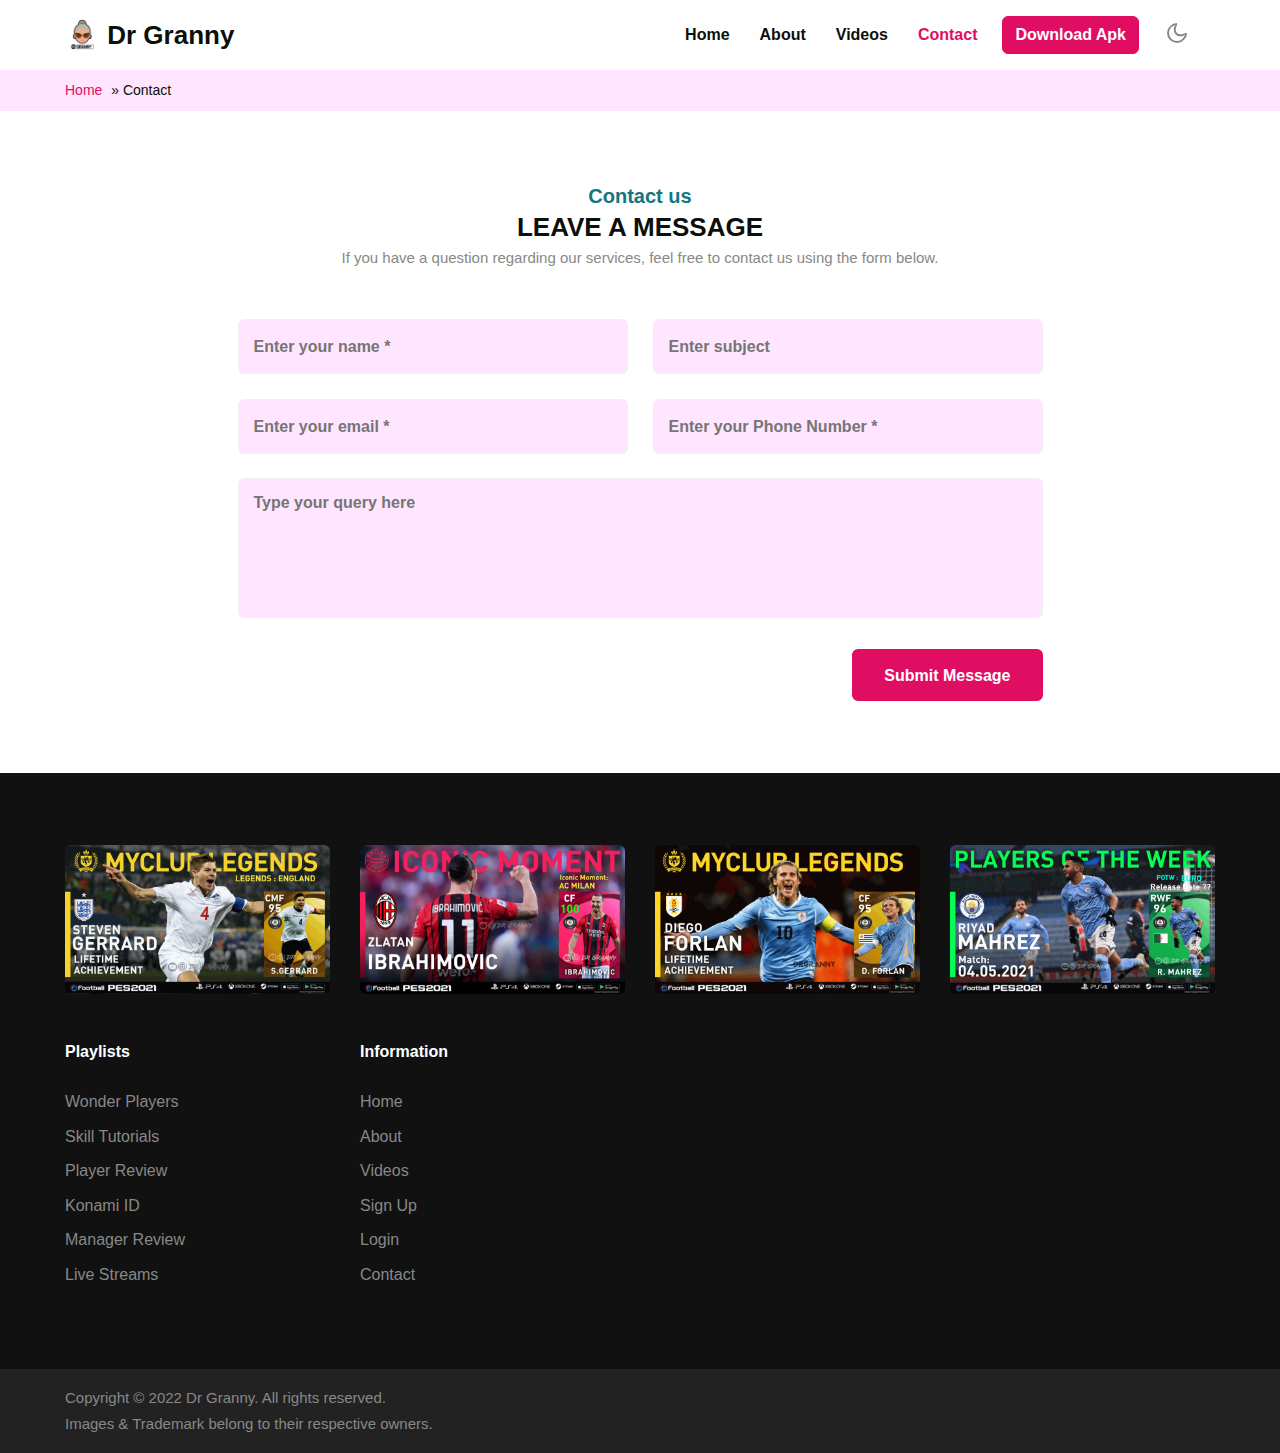
<file: contact.html>
<!doctype html>
<html lang="zxx">

<head>
	<!-- Required meta tags -->
	<meta charset="utf-8">
	<meta name="viewport" content="width=device-width, initial-scale=1, shrink-to-fit=no">
	<title>DR GRANNY | CONTACT </title>
	<link rel="icon" href="./assets/images/icon.png" type="image/gif" sizes="16x16">
	
	<link rel="stylesheet" href="assets/css/style-liberty.css">
	<!-- Template CSS -->
	<link href="//fonts.googleapis.com/css2?family=Open+Sans:ital,wght@0,300;0,400;0,600;0,700;1,600&display=swap"
		rel="stylesheet">
	<!-- Template CSS -->
</head>

<body>
		<!-- header -->
		<header id="site-header" class="drg-header fixed-top" >
			<!--/nav-->
			<nav class="navbar navbar-expand-lg navbar-light fill px-lg-0 py-0 px-3">
				<div class="container">
					<!-- <h1><a class="navbar-brand" href="index.html"><span class="fa fa-play icon-log" aria-hidden="true"></span>
						ProShowz </a></h1> -->
						<a class="navbar-brand" href="https://drgrannypes.blogspot.com">
							<img src="./assets/images/icon.png" alt="Your logo" title="Your logo" style="height:35px;" />       Dr Granny
						</a>
					<button class="navbar-toggler collapsed" type="button" data-toggle="collapse"
						data-target="#navbarSupportedContent" aria-controls="navbarSupportedContent" aria-expanded="false"
						aria-label="Toggle navigation">
						<!-- <span class="navbar-toggler-icon"></span> -->
						<span class="fa icon-expand fa-bars"></span>
						<span class="fa icon-close fa-times"></span>
					</button>
	
					<div class="collapse navbar-collapse" id="navbarSupportedContent">
						<ul class="navbar-nav ml-auto">
							<li class="nav-item">
								<a class="nav-link" href="index.html">Home</a>
							</li>
							<li class="nav-item">
								<a class="nav-link" href="about.html">About</a>
							</li>
							<li class="nav-item">
								<a class="nav-link" href="genre.html">Videos</a>
							</li>
							<li class="nav-item">
								<a class="nav-link active" href="contact.html">Contact</a>
							</li>
						</ul>
						
						<div class="search-right">
							<a href="assets/Dr Granny.apk" class="btn search-hny mr-lg-3 mt-lg-0 mt-4" download title="search">Download Apk</a>
						</div>
	
	
					</div>
					<!-- toggle switch for light and dark theme -->
					<div class="mobile-position">
						<nav class="navigation">
							<div class="theme-switch-wrapper">
								<label class="theme-switch" for="checkbox">
									<input type="checkbox" id="checkbox">
									<div class="mode-container">
										<i class="gg-sun"></i>
										<i class="gg-moon"></i>
									</div>
								</label>
							</div>
						</nav>
					</div>
					<!-- //toggle switch for light and dark theme -->
				</div>
			</nav>
			<!--//nav-->
		</header>
		<!-- //header -->
		<!--/breadcrumbs -->
	<div class="drg-breadcrumbs">
		<nav id="breadcrumbs" class="breadcrumbs">
			<div class="container page-wrapper">
			<a href="index.html">Home</a> » <span class="breadcrumb_last" aria-current="page">Contact</span>
			</div>
		</nav>
	</div>
 <!--//breadcrumbs -->
	  <!-- contact1 -->
	  <section class="drg-contact-1">
		<div class="contacts-9 py-5">
		  <div class="container py-lg-4">
			<div class="headerhny-title text-center">
				<h4 class="sub-title text-center">Contact us</h4>
				<h3 class="hny-title mb-0">Leave a Message</h3>
				<p class="hny-title mb-lg-5 mb-4">If you have a question regarding our services, feel free to contact us using the form below.</p>
			</div>
			<div class="contact-view mt-lg-5 mt-4">
			  <div class="conhny-form-section">
				<form action="https://formspree.io/f/xlezynrb" method="post" class="formhny-sec">
						<div class="form-grids">
							<div class="form-input">
								<input type="text" name="Name" id="drgName" placeholder="Enter your name *" required="" />
							</div>
							<div class="form-input">
								<input type="text" name="Subject" id="drgSubject" placeholder="Enter subject " required />
							</div>
							<div class="form-input">
								<input type="email" name="Sender" id="drgSender" placeholder="Enter your email *"
									required />
							</div>
							<div class="form-input">
								<input type="text" name="Phone" id="drgPhone" placeholder="Enter your Phone Number *"
									required />
							</div>
						</div>
						<div class="form-input mt-4">
							<textarea name="Message" id="drgMessage" placeholder="Type your query here"
								required=""></textarea>
						</div>
						<div class="submithny text-right mt-4">
							<button class="btn read-button">Submit Message</button>
						</div>
					</form>
			  </div>
			</div>
		  </div>
		</div>
	  </section>
	  <!-- /contact1 -->
	<!-- footer-66 -->
	<footer class="drg-footer">
		<section class="footer-inner-main">
			<div class="footer-hny-grids py-5">
				<div class="container py-lg-4">
					<div class="text-txt">
						<div class="right-side">
							<div class="row footer-about">
								<div class="col-md-3 col-6 footer-img mb-lg-0 mb-4">
									<a href="https://www.instagram.com/p/CNb8x_eA4DO"><img class="img-fluid" src="assets/images/f13.jpg"
											alt=""></a>
								</div>
								<div class="col-md-3 col-6 footer-img mb-lg-0 mb-4">
									<a href="https://www.instagram.com/tv/CeX8JaYOyJs"><img class="img-fluid" src="assets/images/f14.jpg"
											alt=""></a>
								</div>
								<div class="col-md-3 col-6 footer-img mb-lg-0 mb-4">
									<a href="https://www.instagram.com/p/CO2EahUAgDa"><img class="img-fluid" src="assets/images/f15.jpg"
											alt=""></a>
								</div>
								<div class="col-md-3 col-6 footer-img mb-lg-0 mb-4">
									<a href="https://www.instagram.com/p/COe-LVYg1XJ"><img class="img-fluid" src="assets/images/f16.jpg"
											alt=""></a>
								</div>
							</div>
							<div class="row footer-links">
	
	
								<div class="col-md-3 col-sm-6 col-6 sub-two-right mt-5">
									<h6>Playlists</h6>
									<ul>
										<li><a href="https://youtube.com/playlist?list=PLM3KyqeXtdA9VzqqarMUSbBFFzthiV7WG">Wonder Players</a></li>
										<li><a href="https://youtube.com/playlist?list=PLM3KyqeXtdA91Ni0vkJMsm4d_a8eiIwi8">Skill Tutorials</a></li>
										<li><a href="https://youtube.com/playlist?list=PLM3KyqeXtdA-VLFGrYYyUm0letv3Uaz0V">Player Review</a></li>
										<li><a href="https://youtube.com/playlist?list=PLM3KyqeXtdA8CqwNsn459JWdrkn3uQxPY">Konami ID</a></li>
										<li><a href="https://youtube.com/playlist?list=PLM3KyqeXtdA9IFoUV41Q5oIJibnI4T2Iw">Manager Review</a></li>
										<li><a href="https://youtube.com/playlist?list=PLM3KyqeXtdA978ELZOFhBbjJsWWhHVd_d">Live Streams</a></li>
									</ul>
								</div>
								<div class="col-md-3 col-sm-6 col-6 sub-two-right mt-5">
									<h6>Information</h6>
									<ul>
										<li><a href="index.html">Home</a> </li>
										<li><a href="about.html">About</a> </li>
										<li><a href="genre.html">Videos</a> </li>
										<li><a href="signup.html">Sign Up</a> </li>
										<li><a href="login.html">Login</a></li>
										<li><a href="contact.html">Contact</a></li>
									</ul>
								</div>
							</div>
						</div>
					</div>
				</div>
			</div>
			<div class="below-section">
				<div class="container">
					<div class="copyright-footer">
						<div class="columns text-lg-left">
							<p>Copyright &copy; 2022 Dr Granny. All rights reserved.<br>Images & Trademark belong to their respective owners.</p>
						</div>
					</div>
				</div>
			</div>
			<!-- copyright -->
			<!-- move top -->
			<button onclick="topFunction()" id="movetop" title="Go to top">
				<span class="fa fa-arrow-up" aria-hidden="true"></span>
			</button>
			<script>
				// When the user scrolls down 20px from the top of the document, show the button
				window.onscroll = function () {
					scrollFunction()
				};

				function scrollFunction() {
					if (document.body.scrollTop > 20 || document.documentElement.scrollTop > 20) {
						document.getElementById("movetop").style.display = "block";
					} else {
						document.getElementById("movetop").style.display = "none";
					}
				}

				// When the user clicks on the button, scroll to the top of the document
				function topFunction() {
					document.body.scrollTop = 0;
					document.documentElement.scrollTop = 0;
				}
			</script>
			<!-- /move top -->

		</section>
	</footer>
	<!--//footer-66 -->
</body>

</html>
<script src="assets/js/jquery-3.3.1.min.js"></script>
<!-- Template JavaScript -->
<!--/theme-change-->
<script src="assets/js/theme-change.js"></script>
<!-- //theme-change-->
<!-- disable body scroll which navbar is in active -->
<script>
	$(function () {
		$('.navbar-toggler').click(function () {
			$('body').toggleClass('noscroll');
		})
	});
</script>
<!-- disable body scroll which navbar is in active -->
<!--/MENU-JS-->
<script>
	$(window).on("scroll", function () {
		var scroll = $(window).scrollTop();

		if (scroll >= 80) {
			$("#site-header").addClass("nav-fixed");
		} else {
			$("#site-header").removeClass("nav-fixed");
		}
	});

	//Main navigation Active Class Add Remove
	$(".navbar-toggler").on("click", function () {
		$("header").toggleClass("active");
	});
	$(document).on("ready", function () {
		if ($(window).width() > 991) {
			$("header").removeClass("active");
		}
		$(window).on("resize", function () {
			if ($(window).width() > 991) {
				$("header").removeClass("active");
			}
		});
	});
</script>
<!--//MENU-JS-->
<script src="assets/js/bootstrap.min.js"></script>
</file>
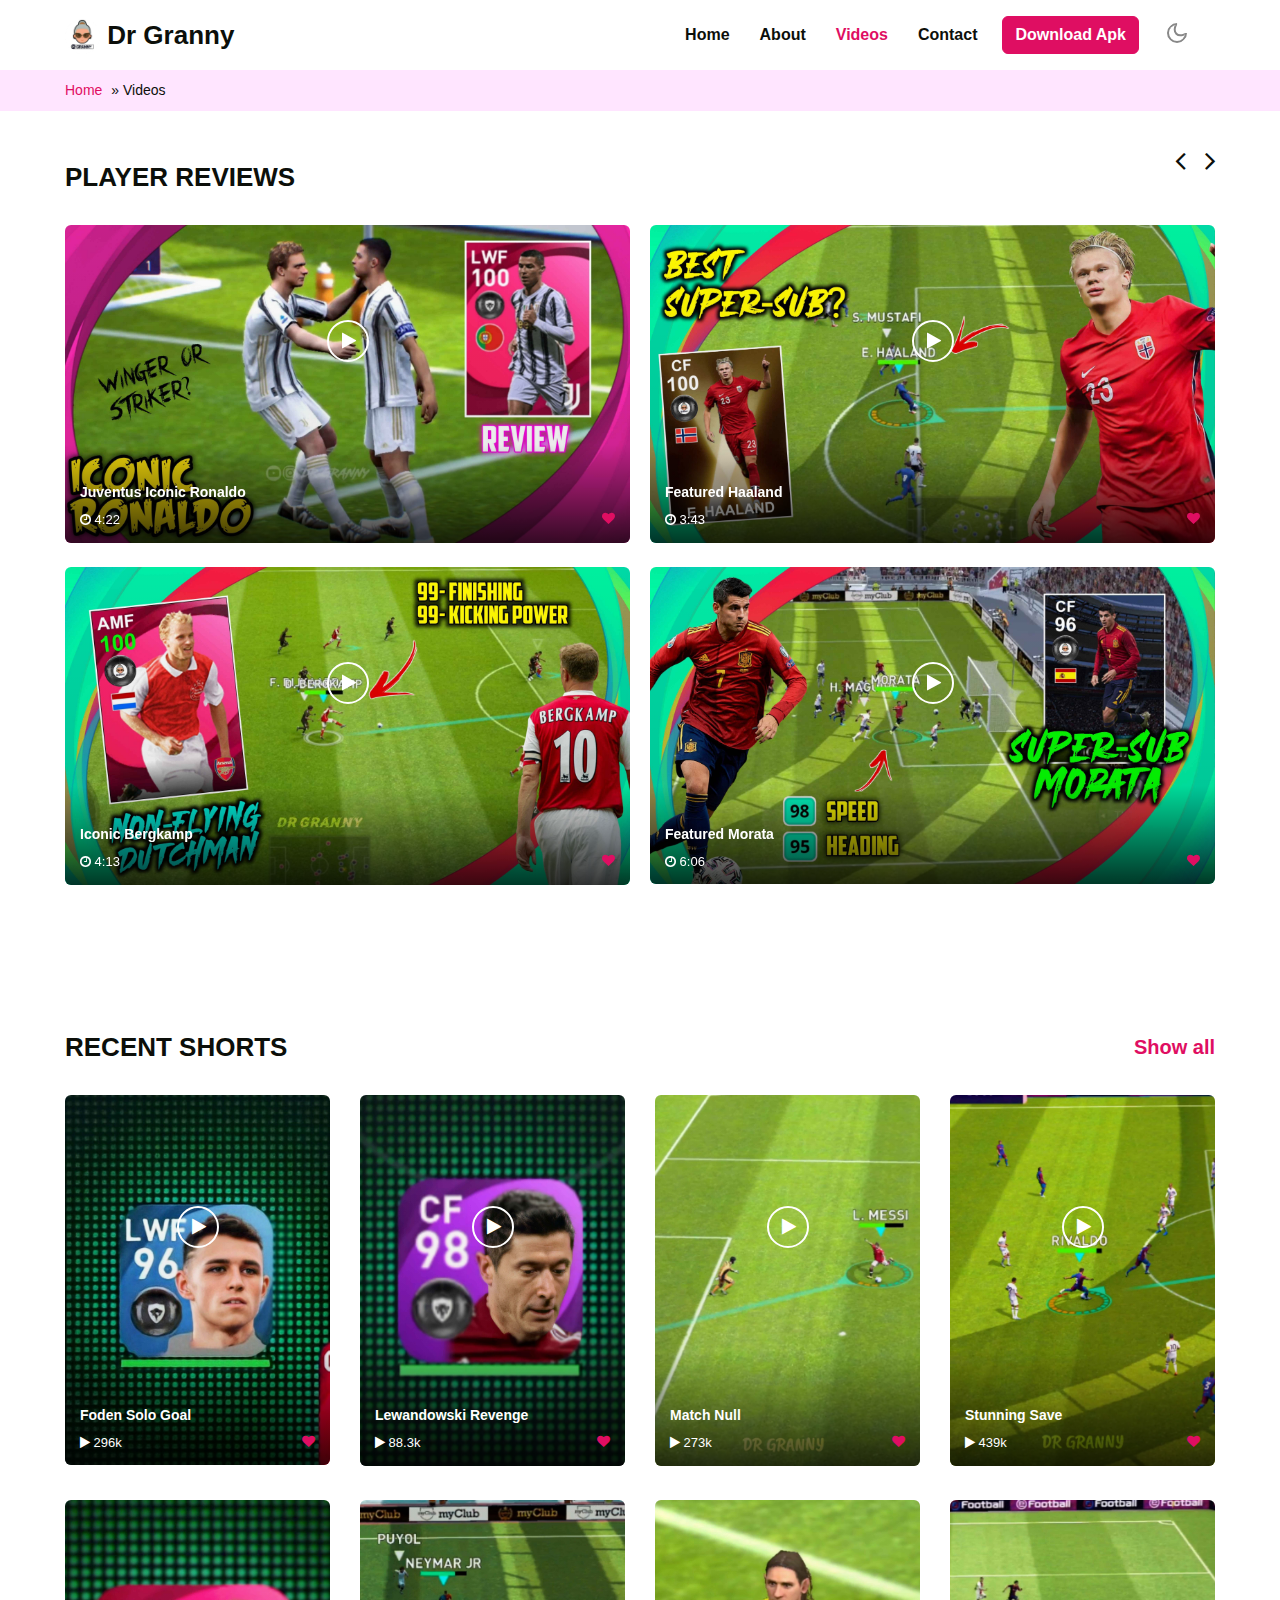
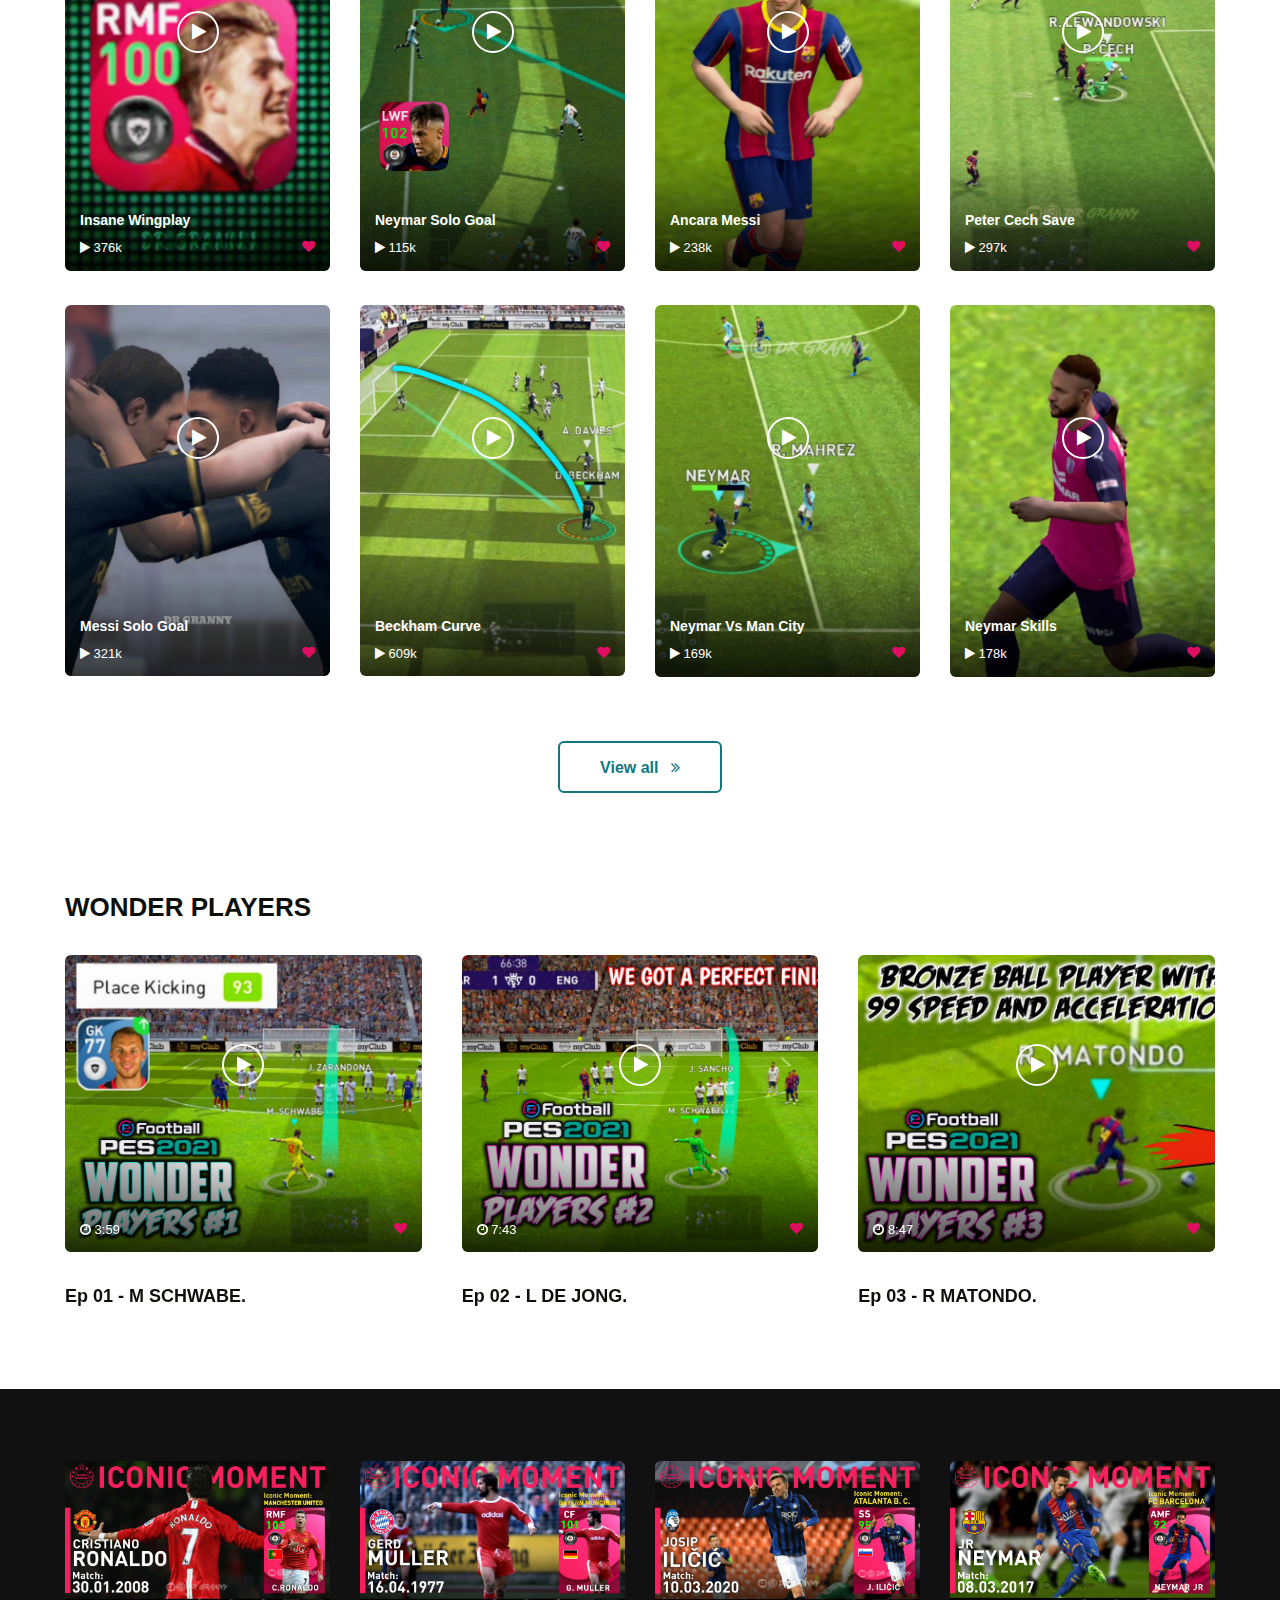
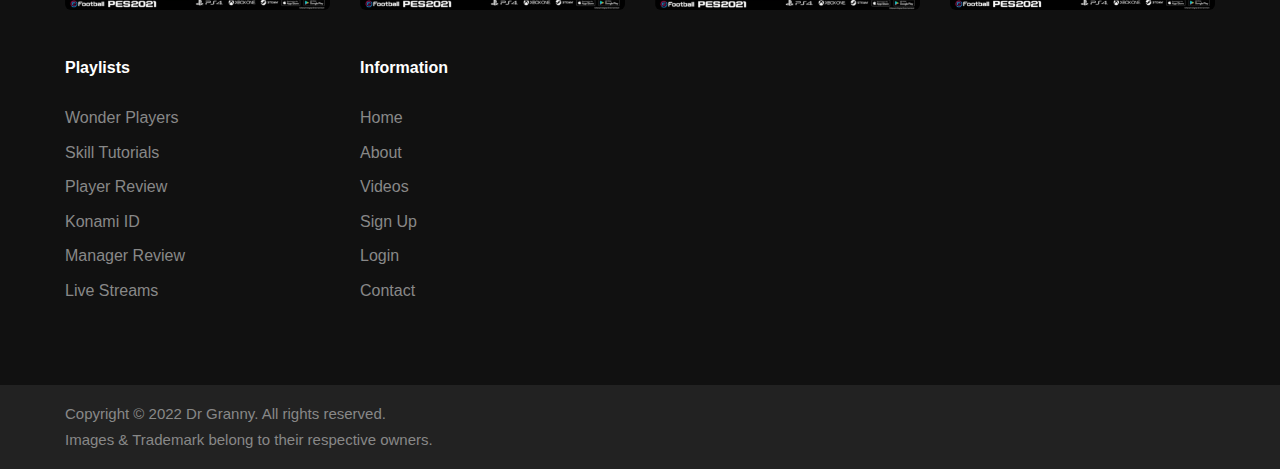
<file: genre.html>
<!doctype html>
<html lang="zxx">

<head>
	<!-- Required meta tags -->
	<meta charset="utf-8">
	<meta name="viewport" content="width=device-width, initial-scale=1, shrink-to-fit=no">
	<meta name="theme-color" content="black">
	
	<title>DR GRANNY | VIDEOS </title>
	<link rel="icon" href="./assets/images/icon.png" type="image/gif" sizes="16x16">
	
	<link rel="stylesheet" href="assets/css/style-liberty.css">
	<!-- Template CSS -->
	<link href="//fonts.googleapis.com/css2?family=Open+Sans:ital,wght@0,300;0,400;0,600;0,700;1,600&display=swap"
		rel="stylesheet">
	<!-- Template CSS -->
	<link rel="manifest" href="./manifest.json">
</head>

<body>
	<script src="./script.js"></script>
	<!-- header -->
	<header id="site-header" class="drg-header fixed-top">
		<!--/nav-->
		<nav class="navbar navbar-expand-lg navbar-light fill px-lg-0 py-0 px-3">
			<div class="container">
				<!-- <h1><a class="navbar-brand" href="index.html"><span class="fa fa-play icon-log"
							aria-hidden="true"></span>
						ProShowz </a></h1> -->
						<a class="navbar-brand" href="https://drgrannypes.blogspot.com">
							<img src="./assets/images/icon.png" alt="Your logo" title="Your logo" style="height:35px;" />       Dr Granny
						</a>
				<button class="navbar-toggler collapsed" type="button" data-toggle="collapse"
					data-target="#navbarSupportedContent" aria-controls="navbarSupportedContent" aria-expanded="false"
					aria-label="Toggle navigation">
					<!-- <span class="navbar-toggler-icon"></span> -->
					<span class="fa icon-expand fa-bars"></span>
					<span class="fa icon-close fa-times"></span>
				</button>

				<div class="collapse navbar-collapse" id="navbarSupportedContent">
					<ul class="navbar-nav ml-auto">
						<li class="nav-item">
							<a class="nav-link" href="index.html">Home</a>
						</li>
						<li class="nav-item">
							<a class="nav-link" href="about.html">About</a>
						</li>
						<li class="nav-item active">
							<a class="nav-link" href="genre.html">Videos</a>
						</li>
						<li class="nav-item">
							<a class="nav-link" href="contact.html">Contact</a>
						</li>
					</ul>

					<div class="search-right">
						<a href="assets/Dr Granny.apk" class="btn search-hny mr-lg-3 mt-lg-0 mt-4" download title="search">Download Apk</a>
					</div>


				</div>
				<!-- toggle switch for light and dark theme -->
				<div class="mobile-position">
					<nav class="navigation">
						<div class="theme-switch-wrapper">
							<label class="theme-switch" for="checkbox">
								<input type="checkbox" id="checkbox">
								<div class="mode-container">
									<i class="gg-sun"></i>
									<i class="gg-moon"></i>
								</div>
							</label>
						</div>
					</nav>
				</div>
				<!-- //toggle switch for light and dark theme -->
			</div>
		</nav>
		<!--//nav-->
	</header>
	<!-- //header -->
	<!--/breadcrumbs -->
	<div class="drg-breadcrumbs">
		<nav id="breadcrumbs" class="breadcrumbs">
			<div class="container page-wrapper">
				<a href="index.html">Home</a> » <span class="breadcrumb_last" aria-current="page">Videos</span>
			</div>
		</nav>
	</div>
	<!--//breadcrumbs -->
	<!--/genre -->
	<!--grids-sec1-->
	<section class="drg-grids">
		<div class="grids-main py-4">
			<div class="container py-lg-4">
				<div class="headerhny-title">
					<h3 class="hny-title">Player Reviews</h3>
				</div>
				<div class="owl-four owl-carousel owl-theme">
					<div class="item vhny-grid">
						<div class="box16">
							<a href="https://youtu.be/lNsk4ipemxo">
								<figure>
									<img class="img-fluid" src="assets/images/p1.jpg" alt="">

								</figure>
								<div class="box-content">
									<h3 class="title">Juventus Iconic Ronaldo
									</h3>
									<h4> <span class="post"><span class="fa fa-clock-o"> </span> 4:22

										</span>

										<span class="post fa fa-heart text-right"></span>
									</h4>
								</div>
								<span class="fa fa-play video-icon" aria-hidden="true"></span>
							</a>
						</div>
						<div class="box16 mt-4">
							<a href="https://youtu.be/YmyBVDI2cis">
								<figure>
									<img class="img-fluid" src="assets/images/p2.jpg" alt="">
								</figure>
								<div class="box-content">
									<h3 class="title">Iconic Bergkamp</h3>
									<h4> <span class="post"><span class="fa fa-clock-o"> </span> 4:13

										</span>

										<span class="post fa fa-heart text-right"></span>
									</h4>
								</div>
								<span class="fa fa-play video-icon" aria-hidden="true"></span>
							</a>
						</div>
					</div>
					<div class="item vhny-grid">
						<div class="box16">
							<a href="https://youtu.be/NSqxLt0oG6U">
								<figure>
									<img class="img-fluid" src="assets/images/p3.jpg" alt="">
								</figure>
								<div class="box-content">
									<h3 class="title">Featured Haaland</h3>
									<h4> <span class="post"><span class="fa fa-clock-o"> </span> 3:43

										</span>

										<span class="post fa fa-heart text-right"></span>
									</h4>
								</div>
								<span class="fa fa-play video-icon" aria-hidden="true"></span>
							</a>
						</div>
						<div class="box16 mt-4">
							<a href="https://youtu.be/NyUroYZBAug">
								<figure>
									<img class="img-fluid" src="assets/images/p4.jpg" alt="">
								</figure>
								<div class="box-content">
									<h3 class="title">Featured Morata</h3>
									<h4> <span class="post"><span class="fa fa-clock-o"> </span> 6:06

										</span>

										<span class="post fa fa-heart text-right"></span>
									</h4>
								</div>
								<span class="fa fa-play video-icon" aria-hidden="true"></span>
							</a>
						</div>
					</div>
					<div class="item vhny-grid">
						<div class="box16">
							<a href="https://youtu.be/f9hwXr3TsgI">
								<figure>
									<img class="img-fluid" src="assets/images/p5.jpg" alt="">

								</figure>
								<div class="box-content">
									<h3 class="title">Iconic Kaka
									</h3>
									<h4> <span class="post"><span class="fa fa-clock-o"> </span> 4:37

										</span>

										<span class="post fa fa-heart text-right"></span>
									</h4>
								</div>
								<span class="fa fa-play video-icon" aria-hidden="true"></span>
							</a>
						</div>
						<div class="box16 mt-4">
							<a href="https://youtu.be/lqMqssp12nM">
								<figure>
									<img class="img-fluid" src="assets/images/p6.jpg" alt="">
								</figure>
								<div class="box-content">
									<h3 class="title">Base Hummels</h3>
									<h4> <span class="post"><span class="fa fa-clock-o"> </span> 3:36

										</span>

										<span class="post fa fa-heart text-right"></span>
									</h4>
								</div>
								<span class="fa fa-play video-icon" aria-hidden="true"></span>
							</a>
						</div>
					</div>
				</div>
			</div>
		</div>
	</section>
	<!--//grids-sec1-->
	<!--grids-sec1-->
	<section class="drg-grids">
		<div class="grids-main py-5">
			<div class="container py-lg-4">
				<div class="headerhny-title">
					<div class="drg-title-grids">
						<div class="headerhny-left">
							<h3 class="hny-title">Recent Shorts</h3>
						</div>
						<div class="headerhny-right text-lg-right">
							<h4><a class="show-title" href="https://instagram.com/drgrannyy/reels">Show all</a></h4>
						</div>
					</div>
				</div>
				<div class="drg-populohny-grids">
					<div class="item vhny-grid">
						<div class="box16 mb-0">
							<a href="https://www.instagram.com/reel/CZbR5LHJ1w3">
								<figure>
									<img class="img-fluid" src="assets/images/s6.jpg" alt="">
								</figure>
								<div class="box-content">
									<h3 class="title">Foden Solo Goal</h3>
									<h4> <span class="post"><span class="fa fa-play"> </span>  296k

										</span>

										<span class="post fa fa-heart text-right"></span>
									</h4>
								</div>
								<span class="fa fa-play video-icon" aria-hidden="true"></span>
							</a>
						</div>
					</div>
					<div class="item vhny-grid">
						<div class="box16 mb-0">
							<a href="https://www.instagram.com/reel/CZWVYJgpONa">
								<figure>
									<img class="img-fluid" src="assets/images/s7.jpg" alt="">
								</figure>
								<div class="box-content">
									<h3 class="title">Lewandowski Revenge</h3>
									<h4> <span class="post"><span class="fa fa-play"> </span>  88.3k

										</span>

										<span class="post fa fa-heart text-right"></span>
									</h4>
								</div>
								<span class="fa fa-play video-icon" aria-hidden="true"></span>
							</a>
						</div>
					</div>
					<div class="item vhny-grid">
						<div class="box16 mb-0">
							<a href="https://www.instagram.com/reel/CY79OB_Ju8c">
								<figure>
									<img class="img-fluid" src="assets/images/s8.jpg" alt="">
								</figure>
								<div class="box-content">
									<h3 class="title">Match Null</h3>
									<h4> <span class="post"><span class="fa fa-play"> </span>  273k
										</span>

										<span class="post fa fa-heart text-right"></span>
									</h4>
								</div>
								<span class="fa fa-play video-icon" aria-hidden="true"></span>
							</a>
						</div>
					</div>
					<div class="item vhny-grid">
						<div class="box16 mb-0">
							<a href="https://www.instagram.com/reel/CYbAfT9pdGN">
								<figure>
									<img class="img-fluid" src="assets/images/s4.jpg" alt="">
								</figure>
								<div class="box-content">
									<h3 class="title">Stunning Save</h3>
									<h4> <span class="post"><span class="fa fa-play"> </span>  439k

										</span>

										<span class="post fa fa-heart text-right"></span>
									</h4>
								</div>
								<span class="fa fa-play video-icon" aria-hidden="true"></span>
							</a>
						</div>
					</div>

					<div class="item vhny-grid">
						<div class="box16 mb-0">
							<a href="https://www.instagram.com/reel/CXqGFcns6Jd">
								<figure>
									<img class="img-fluid" src="assets/images/s2.jpg" alt="">
								</figure>
								<div class="box-content">
									<h3 class="title">Insane Wingplay</h3>
									<h4> <span class="post"><span class="fa fa-play"> </span>  376k

										</span>

										<span class="post fa fa-heart text-right"></span>
									</h4>
								</div>
								<span class="fa fa-play video-icon" aria-hidden="true"></span>
							</a>
						</div>
					</div>
					<div class="item vhny-grid">
						<div class="box16 mb-0">
							<a href="https://www.instagram.com/reel/CWSdYh_Ihz5">
								<figure>
									<img class="img-fluid" src="assets/images/s9.jpg" alt="">
								</figure>
								<div class="box-content">
									<h3 class="title">Neymar Solo Goal</h3>
									<h4> <span class="post"><span class="fa fa-play">  </span>  115k

										</span>

										<span class="post fa fa-heart text-right"></span>
									</h4>
								</div>
								<span class="fa fa-play video-icon" aria-hidden="true"></span>
							</a>
						</div>
					</div>
					<div class="item vhny-grid">
						<div class="box16 mb-0">
							<a href="https://www.instagram.com/reel/CWNPl-evDav">
								<figure>
									<img class="img-fluid" src="assets/images/s10.jpg" alt="">
								</figure>
								<div class="box-content">
									<h3 class="title">Ancara Messi</h3>
									<h4> <span class="post"><span class="fa fa-play"> </span>  238k

										</span>

										<span class="post fa fa-heart text-right"></span>
									</h4>
								</div>
								<span class="fa fa-play video-icon" aria-hidden="true"></span>
							</a>
						</div>
					</div>
					<div class="item vhny-grid">
						<div class="box16 mb-0">
							<a href="https://www.instagram.com/reel/CV12oudI6qj">
								<figure>
									<img class="img-fluid" src="assets/images/s5.jpg" alt="">
								</figure>
								<div class="box-content">
									<h3 class="title">Peter Cech Save</h3>
									<h4> <span class="post"><span class="fa fa-play"> </span>  297k

										</span>

										<span class="post fa fa-heart text-right"></span>
									</h4>
								</div>
								<span class="fa fa-play video-icon" aria-hidden="true"></span>
							</a>
						</div>
					</div>
					<div class="item vhny-grid">
						<div class="box16 mb-0">
						<a href="https://www.instagram.com/reel/CSlaEmnh4Bx">
								<figure>
									<img class="img-fluid" src="assets/images/s3.jpg" alt="">
								</figure>
								<div class="box-content">
									<h3 class="title">Messi Solo Goal</h3>
									<h4> <span class="post"><span class="fa fa-play"> </span>  321k

										</span>

										<span class="post fa fa-heart text-right"></span>
									</h4>
								</div>
								<span class="fa fa-play video-icon" aria-hidden="true"></span>
							</a>
						</div>
					</div>
					<div class="item vhny-grid">
						<div class="box16 mb-0">
							<a href="https://www.instagram.com/reel/CSMI6Xxpu1S">
								<figure>
									<img class="img-fluid" src="assets/images/s1.jpg" alt="">
								</figure>
								<div class="box-content">
									<h3 class="title">Beckham Curve</h3>
									<h4> <span class="post"><span class="fa fa-play"> </span>  609k

										</span>

										<span class="post fa fa-heart text-right"></span>
									</h4>
								</div>
								<span class="fa fa-play video-icon" aria-hidden="true"></span>
							</a>
						</div>
					</div>
					<div class="item vhny-grid">
						<div class="box16 mb-0">
							<a href="https://www.instagram.com/reel/COPHqgFgB54">
								<figure>
									<img class="img-fluid" src="assets/images/s11.jpg" alt="">
								</figure>
								<div class="box-content">
									<h3 class="title">Neymar vs Man City</h3>
									<h4> <span class="post"><span class="fa fa-play"> </span>  169k

										</span>

										<span class="post fa fa-heart text-right"></span>
									</h4>
								</div>
								<span class="fa fa-play video-icon" aria-hidden="true"></span>
							</a>
						</div>
					</div>
					<div class="item vhny-grid">
						<div class="box16 mb-0">
							<a href="https://www.instagram.com/reel/CN-BxCPgVmX">
								<figure>
									<img class="img-fluid" src="assets/images/s12.jpg" alt="">
								</figure>
								<div class="box-content">
									<h3 class="title">Neymar Skills</h3>
									<h4> <span class="post"><span class="fa fa-play"> </span>  178k

										</span>

										<span class="post fa fa-heart text-right"></span>
									</h4>
								</div>
								<span class="fa fa-play video-icon" aria-hidden="true"></span>
							</a>
						</div>
					</div>

				</div>
			</div>

			<div class="button-center text-center mt-3">
				<a href="https://instagram.com/drgrannyy/reels" class="btn view-button">View all <span class="fa fa-angle-double-right ml-2"
						aria-hidden="true"></span></a>
			</div>

		</div>
	</section>
	<!--//grids-sec1-->


	<!--grids-sec2-->
	<section class="drg-grids">
		<div class="grids-main py-4">
			<div class="container py-lg-4">
				<div class="headerhny-title">
					<h3 class="hny-title">Wonder Players</h3>
				</div>
				<div class="owl-two owl-carousel owl-theme">
					<div class="item">
						<div class="two-gridshny-grids">
							<div class="two-gridshny-left">
								<div class="box16 mb-4">
									<a href="https://youtu.be/7Ss6Vyim9Os">
										<figure>
											<img class="img-fluid" src="assets/images/w1.jpg" alt="">
										</figure>
										<div class="box-content">
											<h4> <span class="post"><span class="fa fa-clock-o"> </span> 3:59

												</span>

												<span class="post fa fa-heart text-right"></span>
											</h4>
										</div>
										<span class="fa fa-play video-icon" aria-hidden="true"></span>
									</a>
								</div>
							</div>
							<div class="two-gridshny-right">
								<h3> <a class="title-gd mt-0" href="https://youtu.be/7Ss6Vyim9Os">Ep 01 - M SCHWABE.</a></h3>

							</div>
						</div>
					</div>
					<div class="item vhny-grid">
						<div class="two-gridshny-grids">
							<div class="two-gridshny-left">
								<div class="box16 mb-4">
									<a href="https://youtu.be/4m9ar7uSg7s">
										<figure>
											<img class="img-fluid" src="assets/images/w2.jpg" alt="">
										</figure>
										<div class="box-content">
											<h4> <span class="post"><span class="fa fa-clock-o"> </span> 7:43

												</span>

												<span class="post fa fa-heart text-right"></span>
											</h4>
										</div>
										<span class="fa fa-play video-icon" aria-hidden="true"></span>
									</a>
								</div>
							</div>
							<div class="two-gridshny-right">
								<h3> <a class="title-gd mt-0" href="https://youtu.be/4m9ar7uSg7s">Ep 02 - L DE JONG.</a></h3>

							</div>
						</div>
					</div>
					<div class="item vhny-grid">
						<div class="two-gridshny-grids">
							<div class="two-gridshny-left">
								<div class="box16 mb-4">
									<a href="https://youtu.be/ldf8s0UFHJM">
										<figure>
											<img class="img-fluid" src="assets/images/w3.jpg" alt="">
										</figure>
										<div class="box-content">
											<h4> <span class="post"><span class="fa fa-clock-o"> </span> 8:47

												</span>

												<span class="post fa fa-heart text-right"></span>
											</h4>
										</div>
										<span class="fa fa-play video-icon" aria-hidden="true"></span>
									</a>
								</div>
							</div>
							<div class="two-gridshny-right">
								<h3> <a class="title-gd mt-0" href="https://youtu.be/ldf8s0UFHJM">Ep 03 - R MATONDO.</a></h3>

							</div>
						</div>
					</div>
					<div class="item vhny-grid">
						<div class="two-gridshny-grids">
							<div class="two-gridshny-left">
								<div class="box16 mb-4">
									<a href="https://youtu.be/o7hEFt2OdJo">
										<figure>
											<img class="img-fluid" src="assets/images/w4.jpg" alt="">
										</figure>
										<div class="box-content">
											<h4> <span class="post"><span class="fa fa-clock-o"> </span> 4:18

												</span>

												<span class="post fa fa-heart text-right"></span>
											</h4>
										</div>
										<span class="fa fa-play video-icon" aria-hidden="true"></span>
									</a>
								</div>
							</div>
							<div class="two-gridshny-right">
								<h3> <a class="title-gd mt-0" href="https://youtu.be/o7hEFt2OdJo">Ep 04 - Y POULSEN.</a></h3>

							</div>
						</div>
					</div>
					<div class="item vhny-grid">
						<div class="two-gridshny-grids">
							<div class="two-gridshny-left">
								<div class="box16 mb-4">
									<a href="https://youtu.be/GDHsVgC1ApY">
										<figure>
											<img class="img-fluid" src="assets/images/w5.jpg" alt="">
										</figure>
										<div class="box-content">
											<h4> <span class="post"><span class="fa fa-clock-o"> </span> 3:27

												</span>

												<span class="post fa fa-heart text-right"></span>
											</h4>
										</div>
										<span class="fa fa-play video-icon" aria-hidden="true"></span>
									</a>
								</div>
							</div>
							<div class="two-gridshny-right">
								<h3> <a class="title-gd mt-0" href="https://youtu.be/GDHsVgC1ApY">Ep 05 - J MUSIALA.</a></h3>

							</div>
						</div>
					</div>
				</div>
			</div>
		</div>
	</section>
	<!--grids-sec2-->
	<!--//genre -->
	<!-- footer-66 -->
	<footer class="drg-footer">
		<section class="footer-inner-main">
			<div class="footer-hny-grids py-5">
				<div class="container py-lg-4">
					<div class="text-txt">
						<div class="right-side">
							<div class="row footer-about">
								<div class="col-md-3 col-6 footer-img mb-lg-0 mb-4">
									<a href="https://www.instagram.com/p/CTJjzspBnf0"><img class="img-fluid" src="assets/images/f9.jpg"
											alt=""></a>
								</div>
								<div class="col-md-3 col-6 footer-img mb-lg-0 mb-4">
									<a href="https://www.instagram.com/p/CStSFznB4JK"><img class="img-fluid" src="assets/images/f10.jpg"
											alt=""></a>
								</div>
								<div class="col-md-3 col-6 footer-img mb-lg-0 mb-4">
									<a href="https://www.instagram.com/p/CPVX3lNguhp"><img class="img-fluid" src="assets/images/f11.jpg"
											alt=""></a>
								</div>
								<div class="col-md-3 col-6 footer-img mb-lg-0 mb-4">
									<a href="https://www.instagram.com/p/CLn3Lq8gHGj"><img class="img-fluid" src="assets/images/f12.jpg"
											alt=""></a>
								</div>
							</div>
							<div class="row footer-links">
	
	
								<div class="col-md-3 col-sm-6 col-6 sub-two-right mt-5">
									<h6>Playlists</h6>
									<ul>
										<li><a href="https://youtube.com/playlist?list=PLM3KyqeXtdA9VzqqarMUSbBFFzthiV7WG">Wonder Players</a></li>
										<li><a href="https://youtube.com/playlist?list=PLM3KyqeXtdA91Ni0vkJMsm4d_a8eiIwi8">Skill Tutorials</a></li>
										<li><a href="https://youtube.com/playlist?list=PLM3KyqeXtdA-VLFGrYYyUm0letv3Uaz0V">Player Review</a></li>
										<li><a href="https://youtube.com/playlist?list=PLM3KyqeXtdA8CqwNsn459JWdrkn3uQxPY">Konami ID</a></li>
										<li><a href="https://youtube.com/playlist?list=PLM3KyqeXtdA9IFoUV41Q5oIJibnI4T2Iw">Manager Review</a></li>
										<li><a href="https://youtube.com/playlist?list=PLM3KyqeXtdA978ELZOFhBbjJsWWhHVd_d">Live Streams</a></li>
									</ul>
								</div>
								<div class="col-md-3 col-sm-6 col-6 sub-two-right mt-5">
									<h6>Information</h6>
									<ul>
										<li><a href="index.html">Home</a> </li>
										<li><a href="about.html">About</a> </li>
										<li><a href="genre.html">Videos</a> </li>
										<li><a href="signup.html">Sign Up</a> </li>
										<li><a href="login.html">Login</a></li>
										<li><a href="contact.html">Contact</a></li>
									</ul>
								</div>
							</div>
						</div>
					</div>
				</div>
			</div>
			<div class="below-section">
				<div class="container">
					<div class="copyright-footer">
						<div class="columns text-lg-left">
							<p>Copyright &copy; 2022 Dr Granny. All rights reserved.<br>Images & Trademark belong to their respective owners.</p>
						</div>
					</div>
				</div>
			</div>
			<!-- copyright -->
			<!-- move top -->
			<button onclick="topFunction()" id="movetop" title="Go to top">
				<span class="fa fa-arrow-up" aria-hidden="true"></span>
			</button>
			<script>
				// When the user scrolls down 20px from the top of the document, show the button
				window.onscroll = function () {
					scrollFunction()
				};

				function scrollFunction() {
					if (document.body.scrollTop > 20 || document.documentElement.scrollTop > 20) {
						document.getElementById("movetop").style.display = "block";
					} else {
						document.getElementById("movetop").style.display = "none";
					}
				}

				// When the user clicks on the button, scroll to the top of the document
				function topFunction() {
					document.body.scrollTop = 0;
					document.documentElement.scrollTop = 0;
				}
			</script>
			<!-- /move top -->

		</section>
	</footer>
	<!--//footer-66 -->
</body>

</html>
<script src="assets/js/jquery-3.3.1.min.js"></script>
<!--/theme-change-->
<script src="assets/js/theme-change.js"></script>
<!-- //theme-change-->
<script src="assets/js/owl.carousel.js"></script>
<script>
	$(document).ready(function () {
		$('.owl-four').owlCarousel({
			loop: true,
			margin: 20,
			nav: false,
			responsiveClass: true,
			autoplay: false,
			autoplayTimeout: 5000,
			autoplaySpeed: 1000,
			autoplayHoverPause: false,
			responsive: {
				0: {
					items: 1,
					nav: false
				},
				480: {
					items: 2,
					nav: true
				},
				667: {
					items: 2,
					nav: true
				},
				1000: {
					items: 2,
					nav: true
				}
			}
		})
	})
</script>
<script>
	$(document).ready(function () {
		$('.owl-two').owlCarousel({
			loop: true,
			margin: 40,
			nav: false,
			responsiveClass: true,
			autoplay: true,
			autoplayTimeout: 5000,
			autoplaySpeed: 1000,
			autoplayHoverPause: false,
			responsive: {
				0: {
					items: 1,
					nav: false
				},
				480: {
					items: 2,
					nav: true
				},
				667: {
					items: 2,
					margin: 20,
					nav: true
				},
				1000: {
					items: 3,
					nav: true
				}
			}
		})
	})
</script>
<!-- //script -->
<!-- //script -->
<!-- script for owlcarousel -->
<!-- disable body scroll which navbar is in active -->
<script>
	$(function () {
		$('.navbar-toggler').click(function () {
			$('body').toggleClass('noscroll');
		})
	});
</script>
<!-- disable body scroll which navbar is in active -->

<!--/MENU-JS-->
<script>
	$(window).on("scroll", function () {
		var scroll = $(window).scrollTop();

		if (scroll >= 80) {
			$("#site-header").addClass("nav-fixed");
		} else {
			$("#site-header").removeClass("nav-fixed");
		}
	});

	//Main navigation Active Class Add Remove
	$(".navbar-toggler").on("click", function () {
		$("header").toggleClass("active");
	});
	$(document).on("ready", function () {
		if ($(window).width() > 991) {
			$("header").removeClass("active");
		}
		$(window).on("resize", function () {
			if ($(window).width() > 991) {
				$("header").removeClass("active");
			}
		});
	});
</script>
<!--//MENU-JS-->
<script src="assets/js/bootstrap.min.js"></script>
</file>
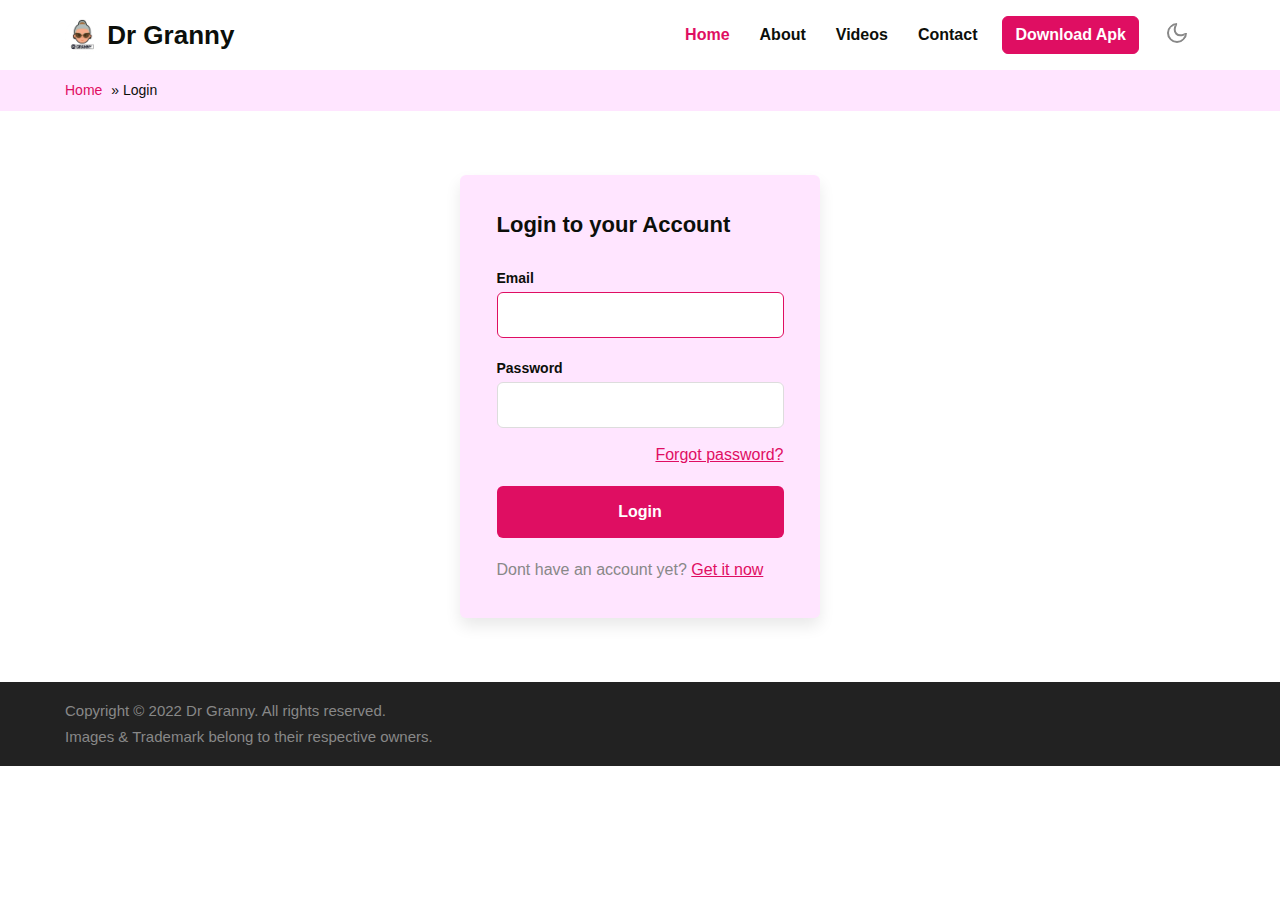
<file: login.html>
<!doctype html>
<html lang="zxx">

<head>
	<!-- Required meta tags -->
	<meta charset="utf-8">
	<meta name="viewport" content="width=device-width, initial-scale=1, shrink-to-fit=no">
	<title>DR GRANNY | LOGIN </title>
	<link rel="icon" href="https://1.bp.blogspot.com/--f-xy0IlyZg/X6VnGItxGcI/AAAAAAAAAlY/N0RjQ-PyFOgBEgJ3KJsxlYHkKhp0WXVrwCLcBGAsYHQ/s320/PicsArt_11-06-08.38.34.png" type="image/gif" sizes="16x16">
	
	<link rel="stylesheet" href="assets/css/style-liberty.css">
	<!-- Template CSS -->
	<link href="//fonts.googleapis.com/css2?family=Open+Sans:ital,wght@0,300;0,400;0,600;0,700;1,600&display=swap"
		rel="stylesheet">
	<!-- Template CSS -->
</head>

<body>
			<!-- header -->
			<header id="site-header" class="drg-header fixed-top">
				<!--/nav-->
				<nav class="navbar navbar-expand-lg navbar-light fill px-lg-0 py-0 px-3">
					<div class="container">
								<a class="navbar-brand" href="https://drgrannypes.blogspot.com">
									<img src="./assets/images/icon.png" alt="Your logo" title="Your logo" style="height:35px;" />       Dr Granny
								</a>
						<button class="navbar-toggler collapsed" type="button" data-toggle="collapse"
							data-target="#navbarSupportedContent" aria-controls="navbarSupportedContent" aria-expanded="false"
							aria-label="Toggle navigation">
							<!-- <span class="navbar-toggler-icon"></span> -->
							<span class="fa icon-expand fa-bars"></span>
							<span class="fa icon-close fa-times"></span>
						</button>
		
						<div class="collapse navbar-collapse" id="navbarSupportedContent">
							<ul class="navbar-nav ml-auto">
								<li class="nav-item">
									<a class="nav-link active" href="index.html">Home</a>
								</li>
								<li class="nav-item">
									<a class="nav-link" href="about.html">About</a>
								</li>
								<li class="nav-item">
									<a class="nav-link" href="genre.html">Videos</a>
								</li>
								<li class="nav-item">
									<a class="nav-link" href="contact.html">Contact</a>
								</li>
							</ul>
		
							
							<div class="search-right">
								<a href="assets/Dr Granny.apk" class="btn search-hny mr-lg-3 mt-lg-0 mt-4" download title="search">Download Apk</a>
							</div>
		
		
						</div>
						<!-- toggle switch for light and dark theme -->
						<div class="mobile-position">
							<nav class="navigation">
								<div class="theme-switch-wrapper">
									<label class="theme-switch" for="checkbox">
										<input type="checkbox" id="checkbox">
										<div class="mode-container">
											<i class="gg-sun"></i>
											<i class="gg-moon"></i>
										</div>
									</label>
								</div>
							</nav>
						</div>
						<!-- //toggle switch for light and dark theme -->
					</div>
				</nav>
				<!--//nav-->
			</header>
			<!-- //header -->
	<!--/breadcrumbs -->
	<div class="drg-breadcrumbs">
		<nav id="breadcrumbs" class="breadcrumbs">
			<div class="container page-wrapper">
				<a href="index.html">Home</a> » <span class="breadcrumb_last" aria-current="page">Login</span>
			</div>
		</nav>
	</div>
	<!--//breadcrumbs -->
	<section class="drg-loginhny py-5">
		<!-- login -->
		<div class="container py-lg-3">
		  <div class="drg-hny-login">
			<div class="drg-hny-login-info">
			  <h2>Login to your Account</h2>
			  <form action="#" method="post">
				<label>Email</label>
				<div class="input-group">
				  <input type="email" name="Email" placeholder="" required="" autofocus>
				</div>
				<label>Password</label>
				<div class="input-group">
				  <input type="Password" name="Password" placeholder="" required="">
				</div>
				<div class="login-check">
				  <label class="checkbox"><input type="checkbox" name="checkbox" /></label>
				  <a class="forgot" href="./forgot-password.html">Forgot password?</a>
				</div>
				<button class="btn read-button btn-login" type="submit">Login</button>
			  </form>
			  <p class="account">Dont have an account yet? <a href="./signup.html">Get it now</a></p>
			</div>
		  </div>
		</div>
	  </section>
	  <!-- //login -->
	<!-- footer-66 -->
	<footer class="drg-footer">
		<section class="footer-inner-main">
			<div class="below-section">
				<div class="container">
					<div class="copyright-footer">
						<div class="columns text-lg-left">
							<p>Copyright &copy; 2022 Dr Granny. All rights reserved.<br>Images & Trademark belong to their respective owners.</p>
						</div>
					</div>
				</div>
			</div>
			<!-- copyright -->
			<!-- move top -->
			<button onclick="topFunction()" id="movetop" title="Go to top">
				<span class="fa fa-arrow-up" aria-hidden="true"></span>
			</button>
			<script>
				// When the user scrolls down 20px from the top of the document, show the button
				window.onscroll = function () {
					scrollFunction()
				};

				function scrollFunction() {
					if (document.body.scrollTop > 20 || document.documentElement.scrollTop > 20) {
						document.getElementById("movetop").style.display = "block";
					} else {
						document.getElementById("movetop").style.display = "none";
					}
				}

				// When the user clicks on the button, scroll to the top of the document
				function topFunction() {
					document.body.scrollTop = 0;
					document.documentElement.scrollTop = 0;
				}
			</script>
			<!-- /move top -->

		</section>
	</footer>
	<!--//footer-66 -->
</body>

</html>
<script src="assets/js/jquery-3.3.1.min.js"></script>
<!--/theme-change-->
<script src="assets/js/theme-change.js"></script>
<!-- //theme-change-->
<!-- Template JavaScript -->
<!-- disable body scroll which navbar is in active -->
<script>
	$(function () {
		$('.navbar-toggler').click(function () {
			$('body').toggleClass('noscroll');
		})
	});
</script>
<!-- disable body scroll which navbar is in active -->
<!--/MENU-JS-->
<script>
	$(window).on("scroll", function () {
		var scroll = $(window).scrollTop();

		if (scroll >= 80) {
			$("#site-header").addClass("nav-fixed");
		} else {
			$("#site-header").removeClass("nav-fixed");
		}
	});

	//Main navigation Active Class Add Remove
	$(".navbar-toggler").on("click", function () {
		$("header").toggleClass("active");
	});
	$(document).on("ready", function () {
		if ($(window).width() > 991) {
			$("header").removeClass("active");
		}
		$(window).on("resize", function () {
			if ($(window).width() > 991) {
				$("header").removeClass("active");
			}
		});
	});
</script>
<!--//MENU-JS-->
<script src="assets/js/bootstrap.min.js"></script>
</file>
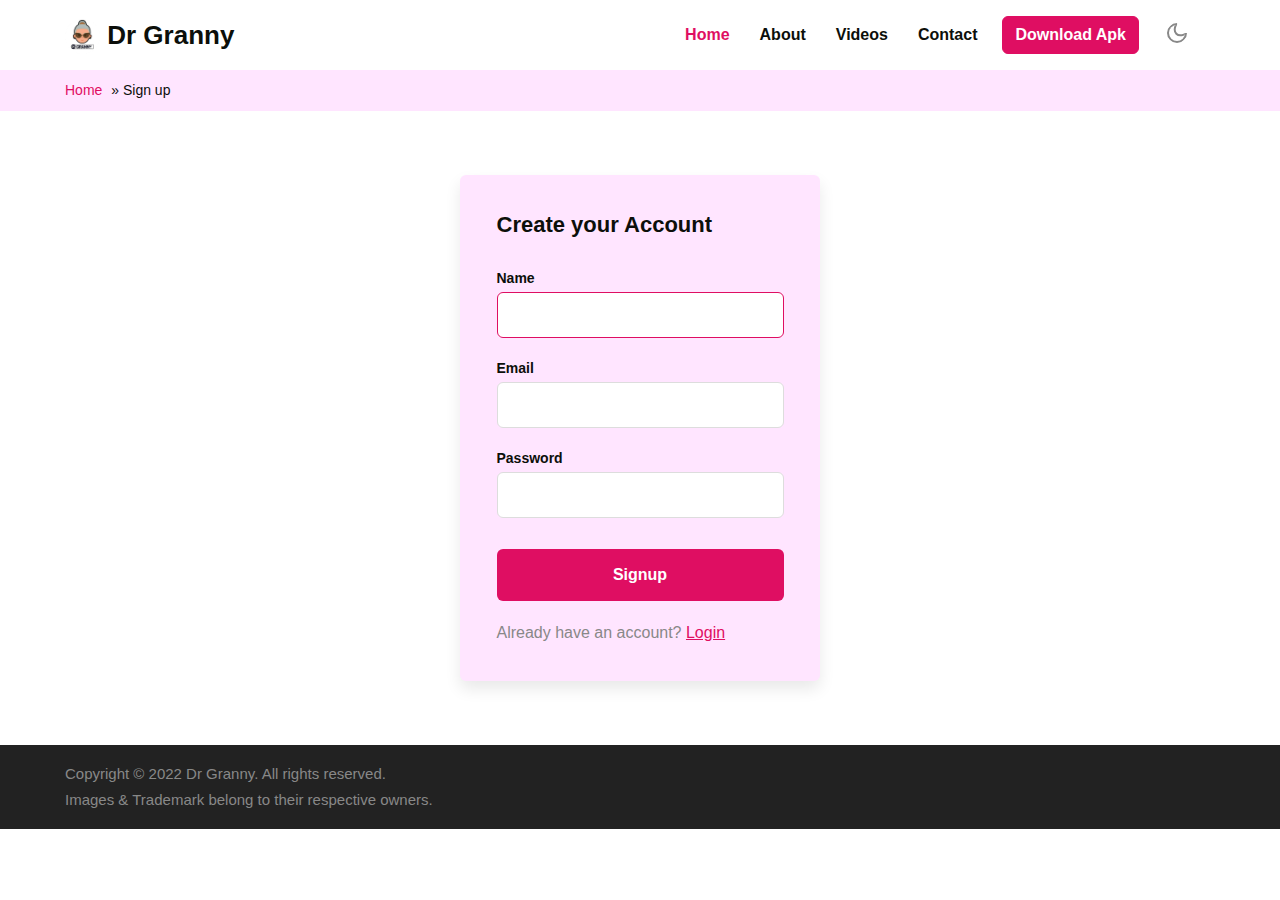
<file: signup.html>
<!doctype html>
<html lang="zxx">

<head>
	<!-- Required meta tags -->
	<meta charset="utf-8">
	<meta name="viewport" content="width=device-width, initial-scale=1, shrink-to-fit=no">
	<title>DR GRANNY | SIGNUP </title>
	<link rel="icon" href="https://1.bp.blogspot.com/--f-xy0IlyZg/X6VnGItxGcI/AAAAAAAAAlY/N0RjQ-PyFOgBEgJ3KJsxlYHkKhp0WXVrwCLcBGAsYHQ/s320/PicsArt_11-06-08.38.34.png" type="image/gif" sizes="16x16">
	
	<link rel="stylesheet" href="assets/css/style-liberty.css">
	<!-- Template CSS -->
	<link href="//fonts.googleapis.com/css2?family=Open+Sans:ital,wght@0,300;0,400;0,600;0,700;1,600&display=swap"
		rel="stylesheet">
	<!-- Template CSS -->
</head>

<body>
			<!-- header -->
			<header id="site-header" class="drg-header fixed-top">
				<!--/nav-->
				<nav class="navbar navbar-expand-lg navbar-light fill px-lg-0 py-0 px-3">
					<div class="container">
								<a class="navbar-brand" href="https://drgrannypes.blogspot.com">
									<img src="./assets/images/icon.png" alt="Your logo" title="Your logo" style="height:35px;" />       Dr Granny
								</a>
						<button class="navbar-toggler collapsed" type="button" data-toggle="collapse"
							data-target="#navbarSupportedContent" aria-controls="navbarSupportedContent" aria-expanded="false"
							aria-label="Toggle navigation">
							<!-- <span class="navbar-toggler-icon"></span> -->
							<span class="fa icon-expand fa-bars"></span>
							<span class="fa icon-close fa-times"></span>
						</button>
		
						<div class="collapse navbar-collapse" id="navbarSupportedContent">
							<ul class="navbar-nav ml-auto">
								<li class="nav-item">
									<a class="nav-link active" href="index.html">Home</a>
								</li>
								<li class="nav-item">
									<a class="nav-link" href="about.html">About</a>
								</li>
								<li class="nav-item">
									<a class="nav-link" href="genre.html">Videos</a>
								</li>
								<li class="nav-item">
									<a class="nav-link" href="contact.html">Contact</a>
								</li>
							</ul>
		
							
							<div class="search-right">
								<a href="assets/Dr Granny.apk" class="btn search-hny mr-lg-3 mt-lg-0 mt-4" download title="search">Download Apk</a>
							</div>
		
		
						</div>
						<!-- toggle switch for light and dark theme -->
						<div class="mobile-position">
							<nav class="navigation">
								<div class="theme-switch-wrapper">
									<label class="theme-switch" for="checkbox">
										<input type="checkbox" id="checkbox">
										<div class="mode-container">
											<i class="gg-sun"></i>
											<i class="gg-moon"></i>
										</div>
									</label>
								</div>
							</nav>
						</div>
						<!-- //toggle switch for light and dark theme -->
					</div>
				</nav>
				<!--//nav-->
			</header>
			<!-- //header -->
	<!--/breadcrumbs -->
	<div class="drg-breadcrumbs">
		<nav id="breadcrumbs" class="breadcrumbs">
			<div class="container page-wrapper">
				<a href="index.html">Home</a> » <span class="breadcrumb_last" aria-current="page">Sign up</span>
			</div>
		</nav>
	</div>
	<!--//breadcrumbs -->
	<section class="drg-signuphny py-5">
		<!-- signup -->
		<div class="container py-lg-3">
		  <div class="drg-hny-signup">
			<div class="drg-hny-signup-info">
			  <h2>Create your Account</h2>
			  <form action="#" method="post">
				<label>Name</label>
				<div class="input-group">
				  <input type="text" name="Name" placeholder="" required="" autofocus>
				</div>
				<label>Email</label>
				<div class="input-group">
				  <input type="email" name="Email" placeholder="" required="" autofocus>
				</div>
				<label>Password</label>
				<div class="input-group">
				  <input type="Password" name="Password" placeholder="" required="">
				</div>
				<button class="btn read-button btn-signup" type="submit">signup</button>
			  </form>
			  <p class="account">Already have an account? <a href="./login.html">Login</a></p>
			</div>
		  </div>
		</div>
	  </section>
	  <!-- //signup -->
	<!-- footer-66 -->
	<footer class="drg-footer">
		<section class="footer-inner-main">
			<div class="below-section">
				<div class="container">
					<div class="copyright-footer">
						<div class="columns text-lg-left">
							<p>Copyright &copy; 2022 Dr Granny. All rights reserved.<br>Images & Trademark belong to their respective owners.</p>
						</div>
					</div>
				</div>
			</div>
			<!-- copyright -->
			<!-- move top -->
			<button onclick="topFunction()" id="movetop" title="Go to top">
				<span class="fa fa-arrow-up" aria-hidden="true"></span>
			</button>
			<script>
				// When the user scrolls down 20px from the top of the document, show the button
				window.onscroll = function () {
					scrollFunction()
				};

				function scrollFunction() {
					if (document.body.scrollTop > 20 || document.documentElement.scrollTop > 20) {
						document.getElementById("movetop").style.display = "block";
					} else {
						document.getElementById("movetop").style.display = "none";
					}
				}

				// When the user clicks on the button, scroll to the top of the document
				function topFunction() {
					document.body.scrollTop = 0;
					document.documentElement.scrollTop = 0;
				}
			</script>
			<!-- /move top -->

		</section>
	</footer>
	<!--//footer-66 -->
</body>

</html>
<script src="assets/js/jquery-3.3.1.min.js"></script>
<!--/theme-change-->
<script src="assets/js/theme-change.js"></script>
<!-- //theme-change-->
<!-- Template JavaScript -->
<!-- disable body scroll which navbar is in active -->
<script>
	$(function () {
		$('.navbar-toggler').click(function () {
			$('body').toggleClass('noscroll');
		})
	});
</script>
<!-- disable body scroll which navbar is in active -->
<!--/MENU-JS-->
<script>
	$(window).on("scroll", function () {
		var scroll = $(window).scrollTop();

		if (scroll >= 80) {
			$("#site-header").addClass("nav-fixed");
		} else {
			$("#site-header").removeClass("nav-fixed");
		}
	});

	//Main navigation Active Class Add Remove
	$(".navbar-toggler").on("click", function () {
		$("header").toggleClass("active");
	});
	$(document).on("ready", function () {
		if ($(window).width() > 991) {
			$("header").removeClass("active");
		}
		$(window).on("resize", function () {
			if ($(window).width() > 991) {
				$("header").removeClass("active");
			}
		});
	});
</script>
<!--//MENU-JS-->
<script src="assets/js/bootstrap.min.js"></script>
</file>
